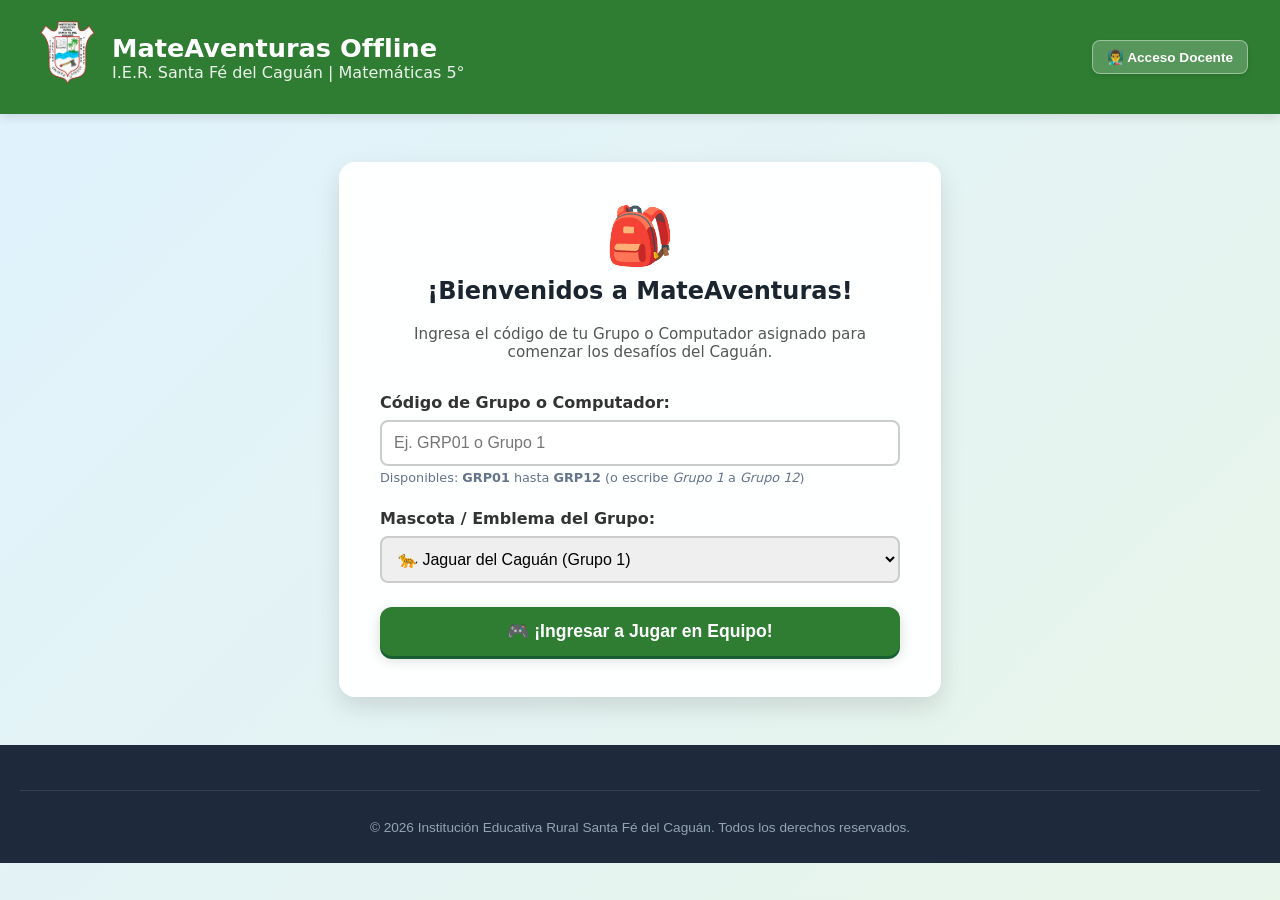
<file: index.html>
<!DOCTYPE html>
<html lang="es">
<head>
    <meta charset="UTF-8">
    <meta name="viewport" content="width=device-width, initial-scale=1.0">
    <title>MateAventuras Offline</title>
    
    <meta name="theme-color" content="#2e7d32">
    <link rel="manifest" href="manifest.json">
    <link rel="stylesheet" href="css/main.css">
    <script>
        if ('serviceWorker' in navigator) {
            window.addEventListener('load', () => {
                navigator.serviceWorker.register('./sw.js')
                    .then(reg => console.log('PWA Service Worker registrado con éxito:', reg.scope))
                    .catch(err => console.log('Registro de Service Worker omitido (modo archivo o no soportado):', err));
            });
        }
    </script>
</head>
<body>

    <header class="app-navbar">
        <div style="display: flex; align-items: center; gap: 10px;">
            <span style="font-size: 1.8rem;"><img src="img/logo.png" width="70" height="75" alt=""/></span>
            <div>
              <h2 style="margin:0; font-size: 1.6rem;">MateAventuras Offline</h2>
                <p style="margin:0; font-size: 1rem; opacity: 0.9;">I.E.R. Santa Fé del Caguán | Matemáticas 5°</p>
            </div>
        </div>
        <div>
            <a href="login-docente.html" class="btn-secondary" style="text-decoration: none; font-size: 0.85rem; padding: 8px 14px; background: rgba(255,255,255,0.2); color:white; border-radius:8px;">
                👨‍🏫 Acceso Docente
            </a>
        </div>
    </header>

    <main class="main-wrapper">

        <div class="glass-card" style="max-width: 520px; margin: 3rem auto; text-align: center;">
            <span style="font-size: 3.5rem;">🎒</span>
            <h2 style="color: #1a252f; margin-top: 0.5rem;">¡Bienvenidos a MateAventuras!</h2>
            <p style="color: #555; font-size: 0.95rem; margin-bottom: 2rem;">
              Ingresa el código de tu Grupo o Computador asignado para comenzar los desafíos del Caguán.
          </p>

            <form id="form-estudiante-login" onsubmit="iniciarSesionEstudiante(event)">
                <div style="margin-bottom: 1.5rem; text-align: left;">
                    <label for="student-name" style="display: block; font-weight: bold; margin-bottom: 0.5rem; color: #333;">
                        Código de Grupo o Computador:
                    </label>
                    <input type="text" id="student-name" required placeholder="Ej. GRP01 o Grupo 1" 
                           style="width: 100%; padding: 12px; border: 2px solid #ccc; border-radius: 8px; font-size: 1rem; box-sizing: border-box;">
                    <div style="font-size: 0.8rem; color: #64748b; margin-top: 4px;">
                        Disponibles: <b>GRP01</b> hasta <b>GRP12</b> (o escribe <i>Grupo 1</i> a <i>Grupo 12</i>)
                    </div>
                </div>

                <div style="margin-bottom: 1.5rem; text-align: left;">
                    <label for="student-avatar" style="display: block; font-weight: bold; margin-bottom: 0.5rem; color: #333;">
                        Mascota / Emblema del Grupo:
                    </label>
                    <select id="student-avatar" style="width: 100%; padding: 12px; border: 2px solid #ccc; border-radius: 8px; font-size: 1rem; box-sizing: border-box;">
                        <option value="🐆 Jaguar">🐆 Jaguar del Caguán (Grupo 1)</option>
                        <option value="🦜 Guacamaya">🦜 Guacamaya (Grupo 2)</option>
                        <option value="🐬 Delfín Rosado">🐬 Delfín Rosado (Grupo 3)</option>
                        <option value="🐊 Caimán">🐊 Caimán del Río (Grupo 4)</option>
                        <option value="🐒 Mono Tití">🐒 Mono Tití (Grupo 5)</option>
                        <option value="🦦 Nutria">🦦 Nutria Gigante (Grupo 6)</option>
                        <option value="🦏 Danta">🦏 Danta Amazónica (Grupo 7)</option>
                        <option value="🦤 Tucán">🦤 Tucán Pechiblanco (Grupo 8)</option>
                        <option value="🦥 Oso Palmero">🦥 Oso Palmero (Grupo 9)</option>
                        <option value="🐟 Pirarucú">🐟 Pirarucú (Grupo 10)</option>
                        <option value="🦩 Garza">🦩 Garza Real (Grupo 11)</option>
                        <option value="🦅 Águila Arpía">🦅 Águila Arpía (Grupo 12)</option>
                    </select>
                </div>

                <button type="submit" class="btn-primary">
                    🎮 ¡Ingresar a Jugar en Equipo!
			    </button>
            </form>
        </div>

    </main>

    <script src="js/sqlite-engine.js"></script>
    <script>
        const GRUPOS_INICIALES = [
            { id: 1, codigo_usuario: 'GRP01', nombre: 'Grupo 1 (2 Estudiantes)', avatar: '🐆 Jaguar' },
            { id: 2, codigo_usuario: 'GRP02', nombre: 'Grupo 2 (2 Estudiantes)', avatar: '🦜 Guacamaya' },
            { id: 3, codigo_usuario: 'GRP03', nombre: 'Grupo 3 (2 Estudiantes)', avatar: '🐬 Delfín Rosado' },
            { id: 4, codigo_usuario: 'GRP04', nombre: 'Grupo 4 (2 Estudiantes)', avatar: '🐊 Caimán' },
            { id: 5, codigo_usuario: 'GRP05', nombre: 'Grupo 5 (2 Estudiantes)', avatar: '🐒 Mono Tití' },
            { id: 6, codigo_usuario: 'GRP06', nombre: 'Grupo 6 (2 Estudiantes)', avatar: '🦦 Nutria' },
            { id: 7, codigo_usuario: 'GRP07', nombre: 'Grupo 7 (2 Estudiantes)', avatar: '🦏 Danta' },
            { id: 8, codigo_usuario: 'GRP08', nombre: 'Grupo 8 (2 Estudiantes)', avatar: '🦤 Tucán' },
            { id: 9, codigo_usuario: 'GRP09', nombre: 'Grupo 9 (2 Estudiantes)', avatar: '🦥 Oso Palmero' },
            { id: 10, codigo_usuario: 'GRP10', nombre: 'Grupo 10 (2 Estudiantes)', avatar: '🐟 Pirarucú' },
            { id: 11, codigo_usuario: 'GRP11', nombre: 'Grupo 11 (2 Estudiantes)', avatar: '🦩 Garza' },
            { id: 12, codigo_usuario: 'GRP12', nombre: 'Grupo 12 (1 Estudiante)', avatar: '🦅 Águila Arpía' }
        ];

        function iniciarSesionEstudiante(e) {
            e.preventDefault();
            const inputVal = document.getElementById('student-name').value.trim();
            const avatarElegido = document.getElementById('student-avatar').value;

            if (!inputVal) return;

            // Cargar grupos guardados en la BD local por el docente
            const DB_KEY_ESTUDIANTES = 'cartagena2_estudiantes';
            let estudiantes = JSON.parse(localStorage.getItem(DB_KEY_ESTUDIANTES) || '[]');
            
            if (estudiantes.length < 12) {
                estudiantes = GRUPOS_INICIALES;
                localStorage.setItem(DB_KEY_ESTUDIANTES, JSON.stringify(estudiantes));
            }

            // Normalización para facilitar el login al estudiante
            const normalizado = inputVal.toUpperCase().replace(/\s+/g, '');
            
            // Búsqueda inteligente: GRP01, GRP1, Grupo 1, Grupo1, o solo número 1..12
            const grupoEncontrado = estudiantes.find(est => {
                const c = (est.codigo_usuario || '').toUpperCase().replace(/\s+/g, '');
                const n = (est.nombre || '').toUpperCase().replace(/\s+/g, '');
                
                // Coincidencia directa por código o nombre
                if (c === normalizado || n.includes(normalizado)) return true;
                
                // Si el estudiante escribió solo un número (ej: "1" -> GRP01)
                const num = parseInt(inputVal, 10);
                if (!isNaN(num) && num >= 1 && num <= 12) {
                    const padCode = 'GRP' + String(num).padStart(2, '0');
                    return c === padCode;
                }

                // Si escribió "Grupo 1" o "GRP1"
                if (normalizado.startsWith('GRUPO')) {
                    const gNum = normalizado.replace('GRUPO', '');
                    const padCode = 'GRP' + gNum.padStart(2, '0');
                    return c === padCode;
                }

                return false;
            });

            if (grupoEncontrado) {
                // Guardar la sesión con el código del grupo y avatar
                sessionStorage.setItem('active_student_code', grupoEncontrado.codigo_usuario);
                sessionStorage.setItem('active_student_name', grupoEncontrado.nombre);
                sessionStorage.setItem('active_student_avatar', grupoEncontrado.avatar || avatarElegido);

                window.location.href = 'estudiante-menu.html';
            } else {
                alert(`⚠️ El grupo o equipo "${inputVal}" no fue encontrado.\nPuedes ingresar códigos desde GRP01 hasta GRP12 o "Grupo 1" a "Grupo 12".`);
            }
        }
    </script>
</body>
	

<footer class="footer-sitio">
  <div class="copyright">
      <p style="text-align: center;">&copy; 2026 Institución Educativa Rural Santa Fé del Caguán. Todos los derechos reservados.</p>
  </div>
</footer>
	
</html>
</file>
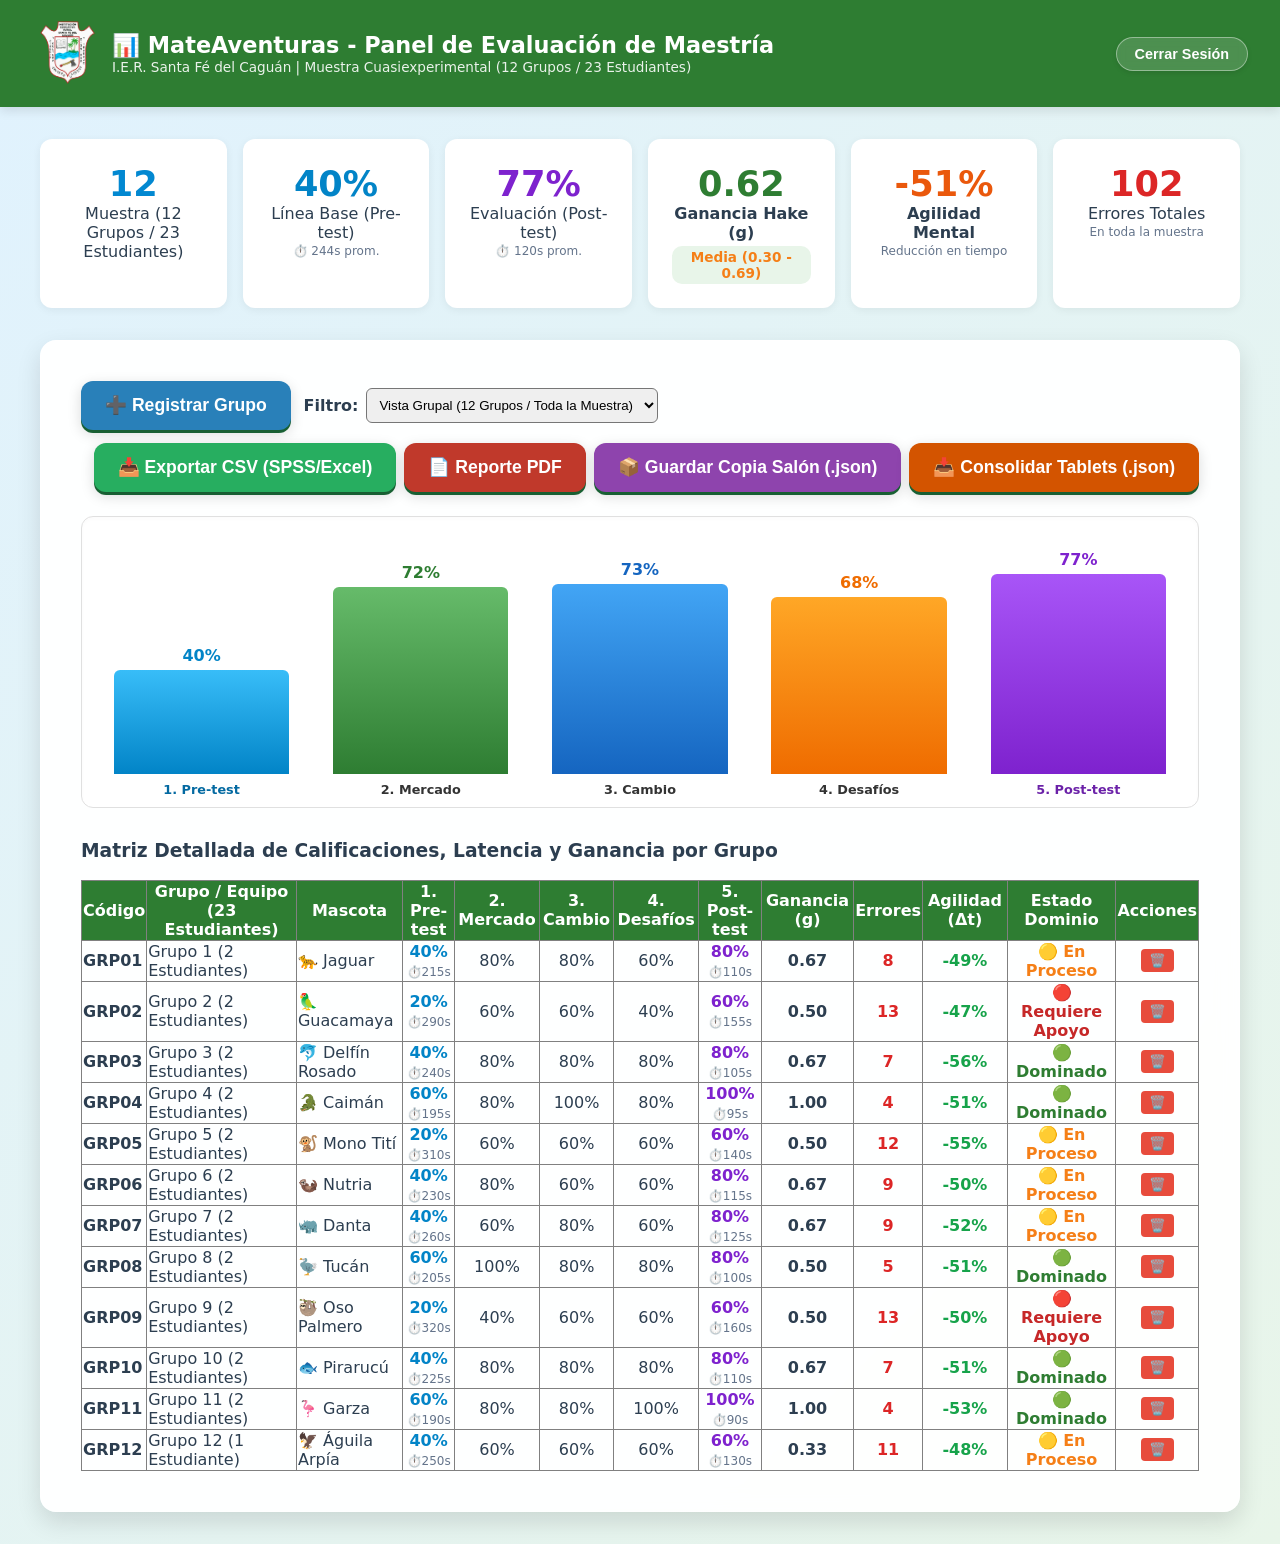
<file: docente-dashboard.html>
<!DOCTYPE html>
<html lang="es">
<head>
    <meta charset="UTF-8">
    <meta name="viewport" content="width=device-width, initial-scale=1.0">
    <title>MateAventuras Offline - Dashboard Docente</title>
    <link rel="stylesheet" href="css/main.css">
    <style>
        .modal-bg {
            position: fixed; top: 0; left: 0; width: 100%; height: 100%;
            background: rgba(0,0,0,0.55); display: flex; align-items: center; justify-content: center;
            z-index: 1000;
        }
        .modal-content {
            background: white; padding: 2rem; border-radius: 12px; width: 90%; max-width: 480px;
            box-shadow: 0 10px 25px rgba(0,0,0,0.2);
        }
        .form-group { margin-bottom: 1rem; }
        .form-group label { display: block; margin-bottom: 0.3rem; font-weight: bold; }
        .form-group input, .form-group select { width: 100%; padding: 8px; border-radius: 6px; border: 1px solid #ccc; box-sizing: border-box; }
        .btn-danger { background: #e74c3c; color: white; border: none; padding: 5px 10px; border-radius: 4px; cursor: pointer; }
        .btn-danger:hover { background: #c0392b; }
        .hake-badge {
            font-size: 0.85rem; font-weight: bold; padding: 3px 8px; border-radius: 10px; background: #e8f5e9;
            display: inline-block; margin-top: 4px;
        }
    </style>
</head>
<body>
    <header class="app-navbar">
        <div style="display: flex; align-items: center; gap: 10px;">
            <img src="img/logo.png" width="70" height="75" alt="Logo"/>
            <div>
                <h2 style="margin:0; font-size: 1.4rem;">📊 MateAventuras - Panel de Evaluación de Maestría</h2>
                <p style="margin:0; font-size: 0.85rem; opacity: 0.9;">I.E.R. Santa Fé del Caguán | Muestra Cuasiexperimental (12 Grupos / 23 Estudiantes)</p>
            </div>
        </div>
        <button onclick="window.location.href='index.html'" class="btn-secondary">Cerrar Sesión</button>
    </header>

    <main class="main-wrapper">
        
        <!-- RESUMEN METODOLÓGICO, CRONOMETRÍA Y FACTOR DE HAKE -->
        <div class="stats-summary" style="grid-template-columns: repeat(auto-fit, minmax(180px, 1fr));">
            <div class="stat-box">
                <div class="stat-number" id="lbl-total-alumnos">0</div>
                <div>Muestra (12 Grupos / 23 Estudiantes)</div>
            </div>
            <div class="stat-box">
                <div class="stat-number" id="lbl-promedio-pre" style="color: #0284c7;">0%</div>
                <div>Línea Base (Pre-test)</div>
                <div style="font-size:0.75rem; color:#64748b; margin-top:2px;">⏱️ <span id="lbl-tiempo-pre">0s</span> prom.</div>
            </div>
            <div class="stat-box">
                <div class="stat-number" id="lbl-promedio-post" style="color: #7e22ce;">0%</div>
                <div>Evaluación (Post-test)</div>
                <div style="font-size:0.75rem; color:#64748b; margin-top:2px;">⏱️ <span id="lbl-tiempo-post">0s</span> prom.</div>
            </div>
            <div class="stat-box">
                <div class="stat-number" id="lbl-ganancia-hake" style="color: #2e7d32;">0.00</div>
                <div style="font-weight: 600;">Ganancia Hake (g)</div>
                <div id="lbl-categoria-hake" class="hake-badge">Calculando...</div>
            </div>
            <div class="stat-box">
                <div class="stat-number" id="lbl-reduccion-tiempo" style="color: #ea580c;">0%</div>
                <div style="font-weight: 600;">Agilidad Mental</div>
                <div style="font-size:0.75rem; color:#64748b; margin-top:2px;">Reducción en tiempo</div>
            </div>
            <div class="stat-box">
                <div class="stat-number" id="lbl-total-errores" style="color: #dc2626;">0</div>
                <div>Errores Totales</div>
                <div style="font-size:0.75rem; color:#64748b; margin-top:2px;">En toda la muestra</div>
            </div>
        </div>

        <div class="glass-card">
            <!-- BARRA DE ACCIONES DE GESTIÓN Y EXPORTACIÓN -->
            <div style="display: flex; gap: 0.8rem; align-items: center; margin-bottom: 1.5rem; flex-wrap: wrap;">
                <button onclick="abrirModalCrearEstudiante()" class="btn-primary" style="background:#2980b9; width:auto;">
                    ➕ Registrar Grupo
                </button>

                <div style="display: flex; align-items: center; gap: 8px;">
                    <label><b>Filtro:</b></label>
                    <select id="select-vista" onchange="cambiarVistaReporte(this.value)" style="padding: 8px; border-radius: 6px;">
                        <option value="grupal">Vista Grupal (12 Grupos / Toda la Muestra)</option>
                        <option value="individual">Vista Individual por Grupo</option>
                    </select>
                </div>

                <div id="wrapper-select-estudiante" class="hidden">
                    <select id="select-estudiante" onchange="filtrarPorEstudiante(this.value)" style="padding: 8px; border-radius: 6px;">
                    </select>
                </div>

                <div style="margin-left: auto; display: flex; gap: 8px; flex-wrap: wrap;">
                    <button onclick="exportarCSV()" class="btn-primary" style="background:#27ae60; width:auto;" title="Exportar matriz cuantitativa con tiempos y errores para SPSS o Excel">
                        📥 Exportar CSV (SPSS/Excel)
                    </button>
                    <button onclick="exportarPDFVisual()" class="btn-primary" style="background:#c0392b; width:auto;" title="Informe imprimible oficial con tiempos y Hake">
                        📄 Reporte PDF
                    </button>
                    <button onclick="exportarRespaldoJSON()" class="btn-primary" style="background:#8e44ad; width:auto;" title="Guardar respaldo para transferir en USB">
                        📦 Guardar Copia Salón (.json)
                    </button>
                    <button onclick="abrirModalImportarJSON()" class="btn-primary" style="background:#d35400; width:auto;" title="Consolidar datos tomados en otras tablets o equipos">
                        📥 Consolidar Tablets (.json)
                    </button>
                </div>
            </div>

            <!-- GRÁFICO COMPARATIVO NATIVO -->
            <div style="margin-bottom: 2rem;">
                <h3 style="margin-top:0; color:#333;">📈 Curva de Aprendizaje Formativa (Pretest vs. Módulos vs. Postest)</h3>
                <div id="chartDesempeno"></div>
            </div>

            <!-- TABLA DE CALIFICACIONES, TELEMETRÍA Y GANANCIA POR GRUPO -->
            <h3>Matriz Detallada de Calificaciones, Latencia y Ganancia por Grupo</h3>
            <div class="table-responsive">
                <table class="data-table" style="width:100%; border-collapse:collapse;" border="1">
                    <thead>
                        <tr style="background:#2e7d32; color:white;">
                            <th>Código</th>
                            <th>Grupo / Equipo (23 Estudiantes)</th>
                            <th>Mascota</th>
                            <th>1. Pre-test</th>
                            <th>2. Mercado</th>
                            <th>3. Cambio</th>
                            <th>4. Desafíos</th>
                            <th>5. Post-test</th>
                            <th>Ganancia (g)</th>
                            <th>Errores</th>
                            <th>Agilidad (Δt)</th>
                            <th>Estado Dominio</th>
                            <th>Acciones</th>
                        </tr>
                    </thead>
                    <tbody id="tbody-resultados">
                    </tbody>
                </table>
            </div>
        </div>
    </main>

    <!-- MODAL CREAR GRUPO -->
    <div id="modal-estudiante" class="modal-bg hidden">
        <div class="modal-content">
            <h3 style="margin-top: 0;">Registrar Nuevo Grupo / Equipo de Muestra</h3>
            <div class="form-group">
                <label>Código de Grupo (Ej: GRP13):</label>
                <input type="text" id="txt-codigo-estudiante" placeholder="GRP13">
            </div>
            <div class="form-group">
                <label>Nombre / Integrantes del Grupo:</label>
                <input type="text" id="txt-nombre-estudiante" placeholder="Ej: Grupo 13 (2 Estudiantes)">
            </div>
            <div class="form-group">
                <label>Mascota / Emblema Regional:</label>
                <select id="txt-avatar-estudiante">
                    <option value="🐆 Jaguar">🐆 Jaguar</option>
                    <option value="🦜 Guacamaya">🦜 Guacamaya</option>
                    <option value="🐬 Delfín Rosado">🐬 Delfín Rosado</option>
                    <option value="🐊 Caimán">🐊 Caimán</option>
                    <option value="🐒 Mono Tití">🐒 Mono Tití</option>
                    <option value="🦦 Nutria">🦦 Nutria</option>
                    <option value="🦏 Danta">🦏 Danta</option>
                    <option value="🦤 Tucán">🦤 Tucán</option>
                    <option value="🦥 Oso Palmero">🦥 Oso Palmero</option>
                    <option value="🐟 Pirarucú">🐟 Pirarucú</option>
                    <option value="🦩 Garza">🦩 Garza</option>
                    <option value="🦅 Águila Arpía">🦅 Águila Arpía</option>
                </select>
            </div>
            <div style="display: flex; justify-content: flex-end; gap: 10px; margin-top: 1.5rem;">
                <button onclick="cerrarModalCrearEstudiante()" class="btn-secondary">Cancelar</button>
                <button onclick="guardarNuevoEstudiante()" class="btn-primary">Guardar Grupo</button>
            </div>
        </div>
    </div>

    <!-- MODAL CONSOLIDAR / IMPORTAR RESPALDO JSON DE OTRAS TABLETS -->
    <div id="modal-importar-json" class="modal-bg hidden">
        <div class="modal-content">
            <h3 style="margin-top: 0; color:#d35400;">📥 Consolidar Datos de Tablets de Aula</h3>
            <p style="font-size: 0.9rem; color: #555;">
                Selecciona el archivo <b>.json</b> exportado desde otra tablet o equipo rural. El sistema fusionará automáticamente los estudiantes y sus evaluaciones sin sobreescribir los existentes.
            </p>
            <div class="form-group" style="margin-top: 1.2rem;">
                <input type="file" id="file-import-json" accept=".json" style="padding: 10px; border: 2px dashed #cbd5e0; width: 100%; border-radius: 8px;">
            </div>
            <div style="display: flex; justify-content: flex-end; gap: 10px; margin-top: 1.5rem;">
                <button onclick="cerrarModalImportarJSON()" class="btn-secondary">Cancelar</button>
                <button onclick="procesarArchivoConsolidarJSON()" class="btn-primary" style="background:#d35400;">
                    Unificar y Cargar Datos
                </button>
            </div>
        </div>
    </div>

    <script src="js/sqlite-engine.js"></script>
    <script src="js/docente.js"></script>
</body>
</html>
</file>
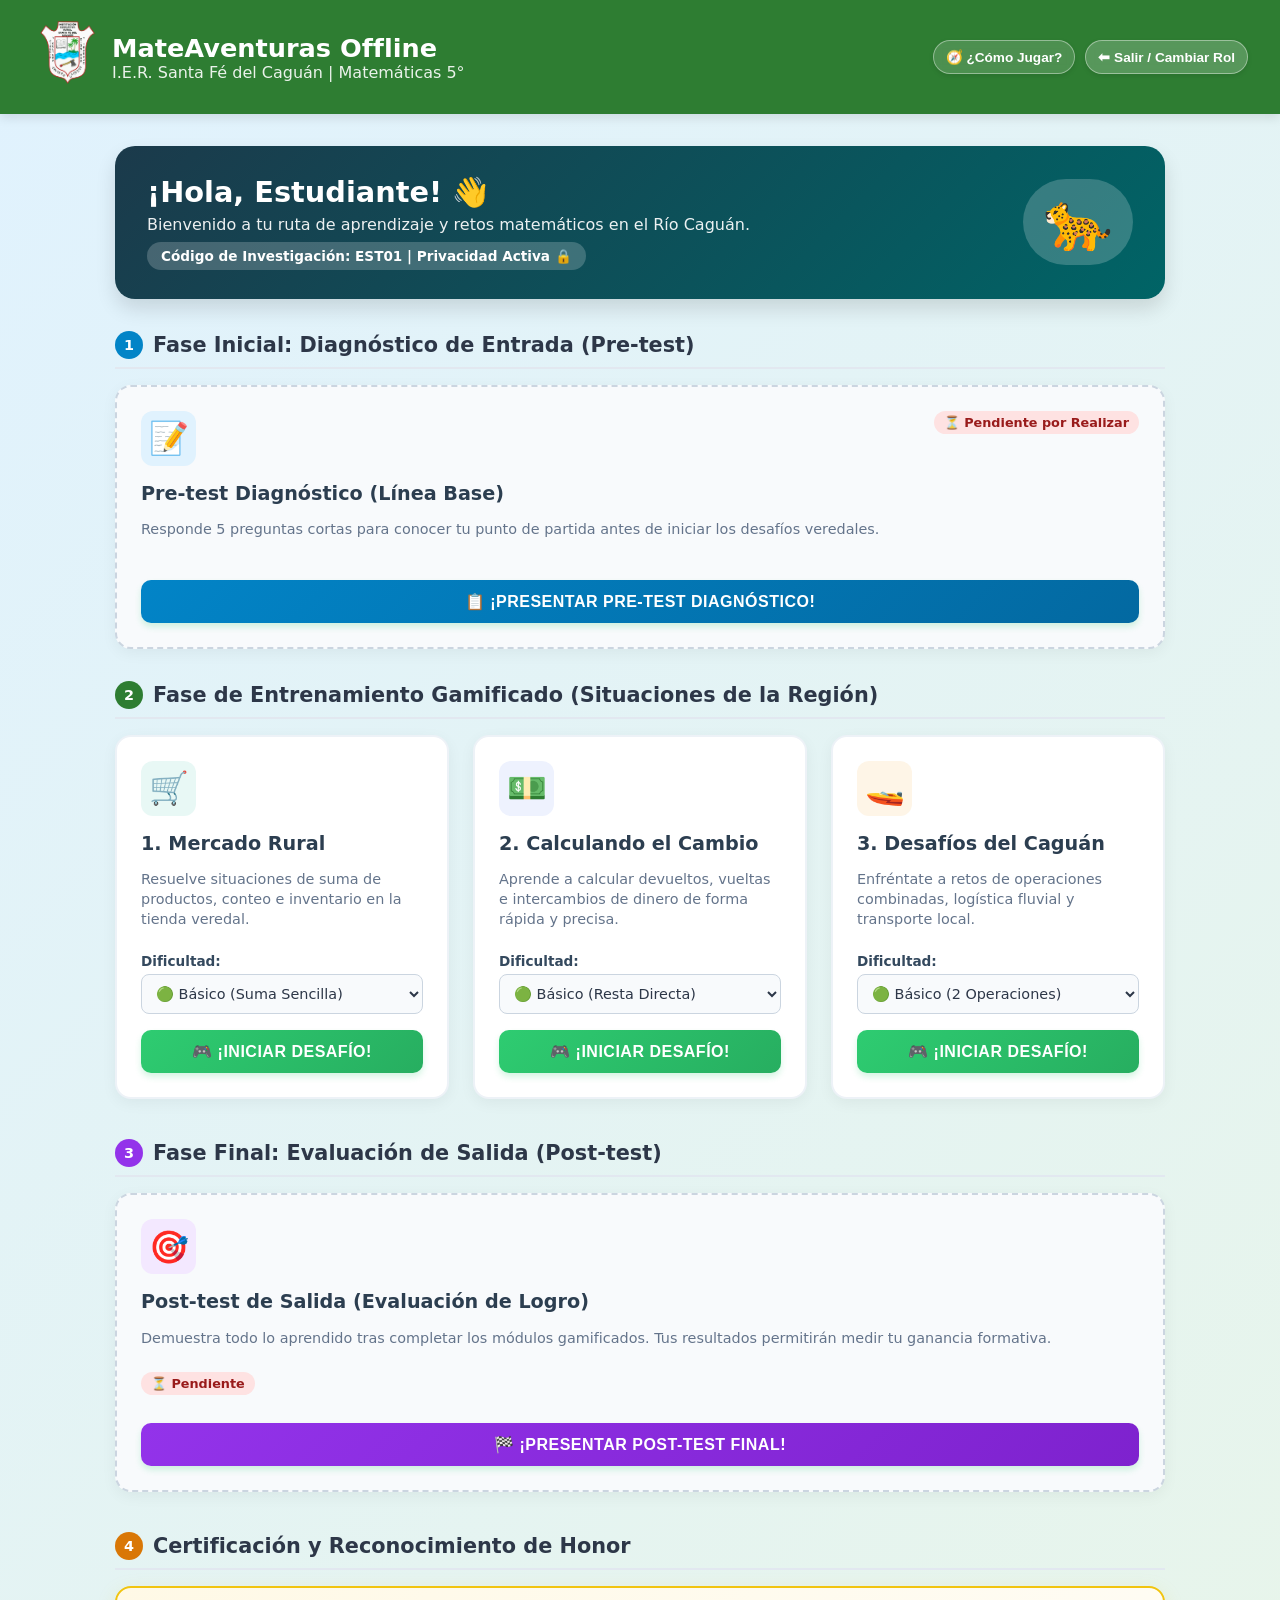
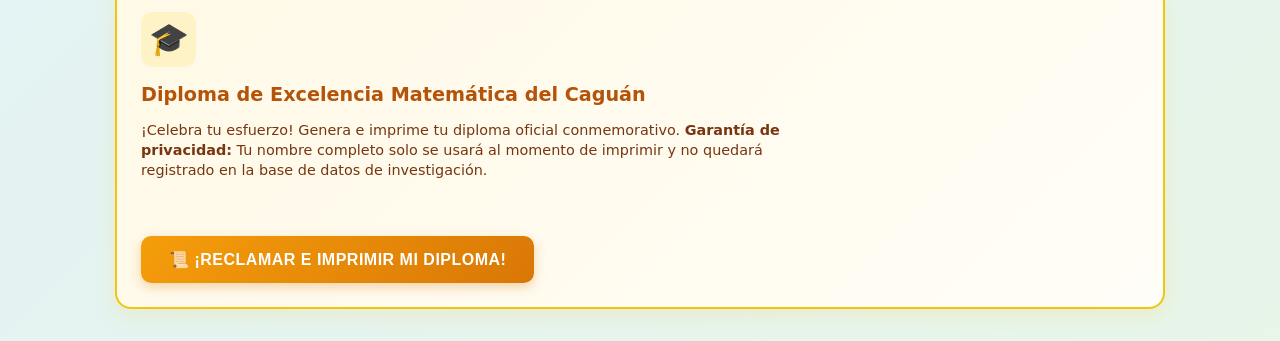
<file: estudiante-menu.html>
<!DOCTYPE html>
<html lang="es">
<head>
    <meta charset="UTF-8">
    <meta name="viewport" content="width=device-width, initial-scale=1.0">
    <title>MateAventuras Offline - Menú del Estudiante</title>
    <link rel="stylesheet" href="css/main.css">
    <style>
        .menu-container {
            max-width: 1050px;
            margin: 0 auto;
            padding: 2rem 1rem;
        }

        .welcome-card {
            background: linear-gradient(135deg, #1b3a4b, #006466);
            color: white;
            padding: 1.8rem 2rem;
            border-radius: 20px;
            margin-bottom: 2rem;
            box-shadow: 0 10px 20px rgba(0,0,0,0.12);
            display: flex;
            align-items: center;
            justify-content: space-between;
            flex-wrap: wrap;
            gap: 15px;
        }

        .welcome-text h1 {
            margin: 0 0 0.4rem 0;
            font-size: 1.8rem;
        }

        .welcome-text p {
            margin: 0;
            opacity: 0.92;
            font-size: 1rem;
        }

        .student-badge-pill {
            background: rgba(255,255,255,0.2);
            padding: 6px 14px;
            border-radius: 20px;
            display: inline-block;
            font-size: 0.85rem;
            margin-top: 8px;
            font-weight: 600;
        }

        .phase-header {
            display: flex;
            align-items: center;
            gap: 10px;
            margin: 2rem 0 1rem 0;
            border-bottom: 2px solid #e2e8f0;
            padding-bottom: 8px;
        }

        .phase-header h2 {
            margin: 0;
            font-size: 1.3rem;
            color: #2d3748;
        }

        .phase-number {
            background: #2e7d32;
            color: white;
            width: 28px;
            height: 28px;
            border-radius: 50%;
            display: flex;
            align-items: center;
            justify-content: center;
            font-weight: bold;
            font-size: 0.9rem;
        }

        .grid-modulos {
            display: grid;
            grid-template-columns: repeat(auto-fit, minmax(300px, 1fr));
            gap: 1.5rem;
        }

        .card-modulo {
            background: white;
            border-radius: 16px;
            padding: 1.5rem;
            box-shadow: 0 4px 15px rgba(0,0,0,0.05);
            border: 2px solid #edf2f7;
            transition: transform 0.2s, box-shadow 0.2s;
            display: flex;
            flex-direction: column;
            justify-content: space-between;
        }

        .card-modulo:hover {
            transform: translateY(-4px);
            box-shadow: 0 8px 25px rgba(0,0,0,0.1);
            border-color: #2ecc71;
        }

        .card-research {
            background: #f8fafc;
            border: 2px dashed #cbd5e0;
        }

        .card-research.completed {
            border-color: #27ae60;
            background: #f4fbf7;
        }

        .card-diploma {
            background: linear-gradient(135deg, #fff9e6, #fffdf7);
            border: 2px solid #f1c40f;
            box-shadow: 0 6px 20px rgba(241, 196, 15, 0.15);
        }

        .modulo-icon {
            width: 55px;
            height: 55px;
            border-radius: 12px;
            display: flex;
            align-items: center;
            justify-content: center;
            font-size: 2rem;
            margin-bottom: 1rem;
        }

        .mod-pre .modulo-icon { background: #e0f2fe; color: #0284c7; }
        .mod-1 .modulo-icon { background: #e8f8f5; color: #2ecc71; }
        .mod-2 .modulo-icon { background: #eef2fe; color: #3498db; }
        .mod-3 .modulo-icon { background: #fef5e7; color: #f39c12; }
        .mod-post .modulo-icon { background: #f3e8ff; color: #9333ea; }
        .mod-dip .modulo-icon { background: #fef3c7; color: #d97706; }

        .modulo-titulo {
            font-size: 1.2rem;
            margin: 0 0 0.5rem 0;
            color: #2c3e50;
        }

        .modulo-desc {
            font-size: 0.9rem;
            color: #64748b;
            margin-bottom: 1.5rem;
            line-height: 1.4;
        }

        .selector-nivel-wrap {
            margin-bottom: 1rem;
        }

        .selector-nivel-wrap label {
            display: block;
            font-size: 0.85rem;
            font-weight: bold;
            color: #34495e;
            margin-bottom: 0.3rem;
        }

        .select-custom {
            width: 100%;
            padding: 10px;
            border-radius: 8px;
            border: 1px solid #cbd5e0;
            background-color: #f8fafc;
            font-family: inherit;
            font-size: 0.9rem;
            color: #2d3748;
            outline: none;
            cursor: pointer;
        }

        .btn-desafio-interactivo {
            width: 100%;
            padding: 12px;
            border: none;
            border-radius: 10px;
            background: linear-gradient(135deg, #2ecc71, #27ae60);
            color: white;
            font-weight: bold;
            font-size: 1rem;
            cursor: pointer;
            transition: all 0.2s ease;
            box-shadow: 0 4px 6px rgba(46, 204, 113, 0.2);
            display: flex;
            align-items: center;
            justify-content: center;
            gap: 8px;
        }

        .btn-desafio-interactivo:hover {
            transform: scale(1.02);
            box-shadow: 0 6px 12px rgba(46, 204, 113, 0.3);
            background: linear-gradient(135deg, #27ae60, #219150);
        }

        .status-badge {
            display: inline-block;
            padding: 4px 10px;
            border-radius: 12px;
            font-size: 0.8rem;
            font-weight: bold;
            margin-bottom: 12px;
        }
        .status-pending { background: #fee2e2; color: #991b1b; }
        .status-done { background: #dcfce7; color: #166534; }

        /* Modal Diploma */
        .modal-bg {
            position: fixed; top: 0; left: 0; width: 100%; height: 100%;
            background: rgba(0,0,0,0.6); display: flex; align-items: center; justify-content: center;
            z-index: 2000;
        }
        .modal-card {
            background: white; padding: 2rem; border-radius: 16px; width: 92%; max-width: 520px;
            box-shadow: 0 20px 40px rgba(0,0,0,0.25); text-align: center;
        }
    </style>
</head>
<body>

    <header class="app-navbar">
        <div style="display: flex; align-items: center; gap: 10px;">
            <span style="font-size: 1.8rem;"><img src="img/logo.png" width="70" height="75" alt="Logo"/></span>
            <div>
              <h2 style="margin:0; font-size: 1.6rem;">MateAventuras Offline</h2>
              <p style="margin:0; font-size: 1rem; opacity: 0.9;">I.E.R. Santa Fé del Caguán | Matemáticas 5°</p>
            </div>
        </div>
        <div style="display: flex; gap: 10px; align-items: center;">
            <a href="estudiante-tutorial.html" class="btn-secondary" style="text-decoration: none; font-size: 0.85rem; padding: 8px 12px;">
                🧭 ¿Cómo Jugar?
            </a>
            <a href="index.html" class="btn-secondary" style="text-decoration: none; font-size: 0.85rem; padding: 8px 12px; background: rgba(255,255,255,0.2);">
                ⬅ Salir / Cambiar Rol
            </a>
        </div>
    </header>

    <main class="menu-container">
        
        <!-- BIENVENIDA Y PERFIL -->
        <div class="welcome-card">
            <div class="welcome-text">
                <h1 id="lbl-nombre-bienvenida">¡Hola, Estudiante! 👋</h1>
                <p>Bienvenido a tu ruta de aprendizaje y retos matemáticos en el Río Caguán.</p>
                <div class="student-badge-pill" id="lbl-codigo-participante">
                    Participante ID: EST01 | Privacidad Activa 🔒
                </div>
            </div>
            <div id="lbl-avatar-icono" style="font-size: 3.5rem; background: rgba(255,255,255,0.2); padding: 10px 20px; border-radius: 50px;">
                🐆
            </div>
        </div>

        <!-- FASE 1: PRE-TEST DIAGNÓSTICO -->
        <div class="phase-header">
            <div class="phase-number" style="background: #0284c7;">1</div>
            <h2>Fase Inicial: Diagnóstico de Entrada (Pre-test)</h2>
        </div>
        <div class="card-modulo card-research mod-pre" id="card-pretest" style="margin-bottom: 2rem;">
            <div style="display: flex; justify-content: space-between; align-items: flex-start; flex-wrap: wrap;">
                <div>
                    <div class="modulo-icon">📝</div>
                    <h3 class="modulo-titulo">Pre-test Diagnóstico (Línea Base)</h3>
                    <p class="modulo-desc">
                        Responde 5 preguntas cortas para conocer tu punto de partida antes de iniciar los desafíos veredales.
                    </p>
                </div>
                <div id="badge-pretest-status" class="status-badge status-pending">
                    ⏳ Pendiente por Realizar
                </div>
            </div>
            <div>
                <button class="btn-desafio-interactivo" style="background: linear-gradient(135deg, #0284c7, #0369a1);" onclick="iniciarDiagnostico('pretest')">
                    📋 ¡Presentar Pre-test Diagnóstico!
                </button>
            </div>
        </div>

        <!-- FASE 2: MÓDULOS DE ENTRENAMIENTO -->
        <div class="phase-header">
            <div class="phase-number" style="background: #2e7d32;">2</div>
            <h2>Fase de Entrenamiento Gamificado (Situaciones de la Región)</h2>
        </div>

        <div class="grid-modulos">
            
            <!-- MÓDULO 1 -->
            <div class="card-modulo mod-1">
                <div>
                    <div class="modulo-icon">🛒</div>
                    <h3 class="modulo-titulo">1. Mercado Rural</h3>
                    <p class="modulo-desc">Resuelve situaciones de suma de productos, conteo e inventario en la tienda veredal.</p>
                </div>
                <div>
                    <div class="selector-nivel-wrap">
                        <label for="select-nivel-1">Dificultad:</label>
                        <select id="select-nivel-1" class="select-custom">
                            <option value="Basico">🟢 Básico (Suma Sencilla)</option>
                            <option value="Intermedio">🟡 Intermedio (Reagrupación)</option>
                            <option value="Avanzado">🔴 Avanzado (Cifras Grandes)</option>
                        </select>
                    </div>
                    <button class="btn-desafio-interactivo" onclick="iniciarModulo('mercado_suma', 'select-nivel-1')">
                        🎮 ¡Iniciar Desafío!
                    </button>
                </div>
            </div>

            <!-- MÓDULO 2 -->
            <div class="card-modulo mod-2">
                <div>
                    <div class="modulo-icon">💵</div>
                    <h3 class="modulo-titulo">2. Calculando el Cambio</h3>
                    <p class="modulo-desc">Aprende a calcular devueltos, vueltas e intercambios de dinero de forma rápida y precisa.</p>
                </div>
                <div>
                    <div class="selector-nivel-wrap">
                        <label for="select-nivel-2">Dificultad:</label>
                        <select id="select-nivel-2" class="select-custom">
                            <option value="Basico">🟢 Básico (Resta Directa)</option>
                            <option value="Intermedio">🟡 Intermedio (Transacciones)</option>
                            <option value="Avanzado">🔴 Avanzado (Presupuestos)</option>
                        </select>
                    </div>
                    <button class="btn-desafio-interactivo" onclick="iniciarModulo('calculando_cambio', 'select-nivel-2')">
                        🎮 ¡Iniciar Desafío!
                    </button>
                </div>
            </div>

            <!-- MÓDULO 3 -->
            <div class="card-modulo mod-3">
                <div>
                    <div class="modulo-icon">🚤</div>
                    <h3 class="modulo-titulo">3. Desafíos del Caguán</h3>
                    <p class="modulo-desc">Enfréntate a retos de operaciones combinadas, logística fluvial y transporte local.</p>
                </div>
                <div>
                    <div class="selector-nivel-wrap">
                        <label for="select-nivel-3">Dificultad:</label>
                        <select id="select-nivel-3" class="select-custom">
                            <option value="Basico">🟢 Básico (2 Operaciones)</option>
                            <option value="Intermedio">🟡 Intermedio (Multi-paso)</option>
                            <option value="Avanzado">🔴 Avanzado (Lógica Financiera)</option>
                        </select>
                    </div>
                    <button class="btn-desafio-interactivo" onclick="iniciarModulo('desafios_caguan', 'select-nivel-3')">
                        🎮 ¡Iniciar Desafío!
                    </button>
                </div>
            </div>

        </div>

        <!-- FASE 3: POST-TEST EVALUATIVO -->
        <div class="phase-header" style="margin-top: 2.5rem;">
            <div class="phase-number" style="background: #9333ea;">3</div>
            <h2>Fase Final: Evaluación de Salida (Post-test)</h2>
        </div>
        <div class="card-modulo card-research mod-post" id="card-posttest" style="margin-bottom: 2rem;">
            <div style="display: flex; justify-content: space-between; align-items: flex-start; flex-wrap: wrap;">
                <div>
                    <div class="modulo-icon">🎯</div>
                    <h3 class="modulo-titulo">Post-test de Salida (Evaluación de Logro)</h3>
                    <p class="modulo-desc">
                        Demuestra todo lo aprendido tras completar los módulos gamificados. Tus resultados permitirán medir tu ganancia formativa.
                    </p>
                </div>
                <div id="badge-posttest-status" class="status-badge status-pending">
                    ⏳ Pendiente
                </div>
            </div>
            <div>
                <button class="btn-desafio-interactivo" style="background: linear-gradient(135deg, #9333ea, #7e22ce);" onclick="iniciarDiagnostico('posttest')">
                    🏁 ¡Presentar Post-test Final!
                </button>
            </div>
        </div>

        <!-- FASE 4: DIPLOMA DE HONOR -->
        <div class="phase-header" style="margin-top: 2.5rem;">
            <div class="phase-number" style="background: #d97706;">4</div>
            <h2>Certificación y Reconocimiento de Honor</h2>
        </div>
        <div class="card-modulo card-diploma mod-dip">
            <div style="display: flex; justify-content: space-between; align-items: center; flex-wrap: wrap; gap: 15px;">
                <div>
                    <div class="modulo-icon">🎓</div>
                    <h3 class="modulo-titulo" style="color: #b45309;">Diploma de Excelencia Matemática del Caguán</h3>
                    <p class="modulo-desc" style="color: #78350f; max-width: 650px;">
                        ¡Celebra tu esfuerzo! Genera e imprime tu diploma oficial conmemorativo. 
                        <b>Garantía de privacidad:</b> Tu nombre completo solo se usará al momento de imprimir y no quedará registrado en la base de datos de investigación.
                    </p>
                </div>
                <button class="btn-desafio-interactivo" style="background: linear-gradient(135deg, #f59e0b, #d97706); width: auto; padding: 14px 28px; box-shadow: 0 4px 12px rgba(217, 119, 6, 0.3);" onclick="abrirModalDiploma()">
                    📜 ¡Reclamar e Imprimir mi Diploma!
                </button>
            </div>
        </div>

    </main>

    <!-- MODAL PARA PERSONALIZAR E IMPRIMIR DIPLOMA -->
    <div id="modal-diploma" class="modal-bg" style="display: none;">
        <div class="modal-card">
            <div style="display: flex; justify-content: center; align-items: center; gap: 14px; margin-bottom: 8px;">
                <img src="img/logo.png" style="height: 60px; width: auto; object-fit: contain;" alt="Universidad de Cartagena">
                <span style="font-size: 2.8rem;">🎓</span>
            </div>
            <h2 style="color: #1a252f; margin: 0.5rem 0;">Diploma de Honor</h2>
            <p style="color: #555; font-size: 0.95rem; margin-bottom: 1.5rem;">
                Ingresa tu <b>Nombre y Apellidos completos</b> tal como deseas que figuren en tu diploma impreso:
            </p>

            <form onsubmit="procesarImpresionDiploma(event)">
                <div style="text-align: left; margin-bottom: 1.2rem;">
                    <label style="font-weight: bold; font-size: 0.9rem; color: #333; display: block; margin-bottom: 5px;">
                        Nombre Completo del Estudiante:
                    </label>
                    <input type="text" id="txt-nombre-diploma" required placeholder="Ej: Juan Camilo Pérez Rodríguez" 
                           style="width: 100%; padding: 12px; border: 2px solid #cbd5e0; border-radius: 8px; font-size: 1rem; box-sizing: border-box;">
                </div>

                <div style="background: #f0fdf4; border: 1px solid #bbf7d0; padding: 10px; border-radius: 8px; font-size: 0.8rem; color: #166534; text-align: left; margin-bottom: 1.5rem;">
                    🔒 <b>Protección ética y privacidad:</b> Este nombre se procesa únicamente en la memoria local para la generación del documento y no se almacena en la base de datos de investigación.
                </div>

                <div style="display: flex; gap: 10px; justify-content: flex-end;">
                    <button type="button" onclick="cerrarModalDiploma()" class="btn-secondary" style="padding: 10px 18px; border: 1px solid #ccc; background: #eee; cursor: pointer; border-radius: 6px;">
                        Cancelar
                    </button>
                    <button type="submit" class="btn-primary" style="background: linear-gradient(135deg, #27ae60, #2e7d32); padding: 10px 20px; font-weight: bold; cursor: pointer;">
                        🖨️ Generar e Imprimir Diploma
                    </button>
                </div>
            </form>
        </div>
    </div>

    <script>
        document.addEventListener("DOMContentLoaded", () => {
            cargarPerfilEstudiante();
            verificarEstadoEvaluaciones();

            // Si viene redirigido desde el fin del juego para reclamar diploma
            const params = new URLSearchParams(window.location.search);
            if (params.get('reclamarDiploma') === 'true' || sessionStorage.getItem('diploma_disponible') === 'true') {
                abrirModalDiploma();
            }
        });

        function cargarPerfilEstudiante() {
            const nombre = sessionStorage.getItem('active_student_name') || 'Estudiante';
            const codigo = sessionStorage.getItem('active_student_code') || 'EST01';
            const avatar = sessionStorage.getItem('active_student_avatar') || '🐆';

            const lblNombre = document.getElementById('lbl-nombre-bienvenida');
            const lblCodigo = document.getElementById('lbl-codigo-participante');
            const lblAvatar = document.getElementById('lbl-avatar-icono');

            if (lblNombre) lblNombre.innerText = `¡Hola, ${nombre}! 👋`;
            if (lblCodigo) lblCodigo.innerText = `Código de Investigación: ${codigo} | Privacidad Activa 🔒`;
            if (lblAvatar) lblAvatar.innerText = avatar;
        }

        function verificarEstadoEvaluaciones() {
            const codigo = sessionStorage.getItem('active_student_code') || 'EST01';
            const resultados = JSON.parse(localStorage.getItem('cartagena2_resultados') || '[]');
            
            const misResultados = resultados.filter(r => r.estudiante_id === codigo || r.codigo_usuario === codigo);

            // Verificar Pre-test
            const resPre = misResultados.filter(r => r.modulo === 'pretest');
            if (resPre.length > 0) {
                const mejorPre = Math.max(...resPre.map(r => r.puntaje || 0));
                const badge = document.getElementById('badge-pretest-status');
                const card = document.getElementById('card-pretest');
                if (badge) {
                    badge.className = "status-badge status-done";
                    badge.innerText = `✅ Completado (${mejorPre}%)`;
                }
                if (card) card.classList.add('completed');
            }

            // Verificar Post-test
            const resPost = misResultados.filter(r => r.modulo === 'posttest');
            if (resPost.length > 0) {
                const mejorPost = Math.max(...resPost.map(r => r.puntaje || 0));
                const badge = document.getElementById('badge-posttest-status');
                const card = document.getElementById('card-posttest');
                if (badge) {
                    badge.className = "status-badge status-done";
                    badge.innerText = `✅ Completado (${mejorPost}%)`;
                }
                if (card) card.classList.add('completed');
            }
        }

        function iniciarDiagnostico(tipo) {
            sessionStorage.setItem('current_modulo', tipo);
            sessionStorage.setItem('current_nivel', 'General');
            window.location.href = `juego.html?modulo=${tipo}&nivel=General`;
        }

        function iniciarModulo(nombreModulo, idSelectNivel) {
            const selectElement = document.getElementById(idSelectNivel);
            let nivelSeleccionado = selectElement ? selectElement.value : 'Basico';
            nivelSeleccionado = nivelSeleccionado.normalize("NFD").replace(/[\u0300-\u036f]/g, "");

            sessionStorage.setItem('current_modulo', nombreModulo);
            sessionStorage.setItem('current_nivel', nivelSeleccionado);
            window.location.href = `juego.html?modulo=${nombreModulo}&nivel=${nivelSeleccionado}`;
        }

        function abrirModalDiploma() {
            const modal = document.getElementById('modal-diploma');
            if (modal) modal.style.display = 'flex';
        }

        function cerrarModalDiploma() {
            const modal = document.getElementById('modal-diploma');
            if (modal) modal.style.display = 'none';
        }

        function procesarImpresionDiploma(e) {
            e.preventDefault();
            const txtNombre = document.getElementById('txt-nombre-diploma');
            const nombreCompleto = txtNombre ? txtNombre.value.trim() : '';
            if (!nombreCompleto) {
                alert("Por favor escribe tu nombre completo.");
                return;
            }

            const codigoEstudiante = sessionStorage.getItem('active_student_code') || 'EST01';
            cerrarModalDiploma();
            imprimirDiplomaHonor(nombreCompleto, codigoEstudiante);
        }

        function imprimirDiplomaHonor(nombreEstudiante, codigoAnonimo) {
            const fechaHoy = new Date().toLocaleDateString('es-CO', {
                year: 'numeric',
                month: 'long',
                day: 'numeric'
            });
            const logoUrl = new URL('img/logo.png', window.location.href).href;

            const ventanaDiploma = window.open('', '_blank');
            ventanaDiploma.document.write(`
                <!DOCTYPE html>
                <html lang="es">
                <head>
                    <meta charset="UTF-8">
                    <base href="${window.location.href}">
                    <title>Diploma de Honor - ${nombreEstudiante}</title>
                    <style>
                        @page {
                            size: letter landscape;
                            margin: 5mm;
                        }
                        html, body {
                            margin: 0;
                            padding: 0;
                            width: 100%;
                            height: 100%;
                            font-family: 'Georgia', 'Times New Roman', serif;
                            background: #fff;
                            color: #1a252f;
                            display: flex;
                            align-items: center;
                            justify-content: center;
                            box-sizing: border-box;
                            overflow: hidden;
                        }
                        .certificate-border {
                            width: 100%;
                            max-width: 265mm;
                            height: 194mm;
                            max-height: 194mm;
                            border: 8px double #1b4332;
                            padding: 8px;
                            background: #ffffff;
                            box-shadow: 0 0 15px rgba(0,0,0,0.08);
                            position: relative;
                            box-sizing: border-box;
                            page-break-inside: avoid;
                            break-inside: avoid;
                            display: flex;
                            flex-direction: column;
                            justify-content: space-between;
                        }
                        .inner-border {
                            border: 2px solid #b78103;
                            padding: 10px 22px;
                            text-align: center;
                            position: relative;
                            box-sizing: border-box;
                            height: 100%;
                            display: flex;
                            flex-direction: column;
                            justify-content: space-between;
                        }
                        .corner-ornament {
                            position: absolute;
                            width: 28px;
                            height: 28px;
                            border-color: #b78103;
                            border-style: solid;
                        }
                        .top-left { top: 4px; left: 4px; border-width: 2px 0 0 2px; }
                        .top-right { top: 4px; right: 4px; border-width: 2px 2px 0 0; }
                        .bottom-left { bottom: 4px; left: 4px; border-width: 0 0 2px 2px; }
                        .bottom-right { bottom: 4px; right: 4px; border-width: 0 2px 2px 0; }

                        .inst-header {
                            margin-bottom: 4px;
                        }
                        .inst-title {
                            font-size: 0.8rem;
                            font-weight: bold;
                            letter-spacing: 1.5px;
                            color: #475569;
                            text-transform: uppercase;
                            margin: 1px 0;
                        }
                        .school-name {
                            font-size: 1.25rem;
                            font-weight: 900;
                            color: #1b4332;
                            margin: 3px 0 1px 0;
                            letter-spacing: 0.8px;
                        }
                        .project-tag {
                            font-size: 0.78rem;
                            font-style: italic;
                            color: #64748b;
                            margin: 0;
                        }
                        .cert-title {
                            font-size: 1.7rem;
                            color: #b78103;
                            margin: 6px 0 2px 0;
                            text-transform: uppercase;
                            font-weight: bold;
                            letter-spacing: 2.5px;
                            text-shadow: 1px 1px 2px rgba(0,0,0,0.08);
                        }
                        .cert-body-intro {
                            font-size: 0.95rem;
                            font-style: italic;
                            color: #444;
                            margin: 3px 0 1px 0;
                        }
                        .student-name-highlight {
                            font-size: 1.85rem;
                            color: #1b4332;
                            font-weight: bold;
                            text-decoration: underline;
                            text-underline-offset: 6px;
                            margin: 6px 0;
                            font-family: 'Segoe UI', Arial, sans-serif;
                            letter-spacing: 0.5px;
                        }
                        .cert-description {
                            font-size: 0.85rem;
                            line-height: 1.45;
                            color: #334155;
                            max-width: 790px;
                            margin: 0 auto 6px auto;
                        }
                        .meta-bar {
                            display: flex;
                            justify-content: space-between;
                            align-items: center;
                            font-size: 0.75rem;
                            color: #64748b;
                            border-top: 1px dashed #cbd5e1;
                            padding-top: 4px;
                            margin-top: 4px;
                        }
                        .signatures-container {
                            display: flex;
                            justify-content: space-around;
                            align-items: center;
                            margin-top: 12px;
                        }
                        .sign-box {
                            text-align: center;
                            width: 220px;
                        }
                        .sign-line {
                            border-top: 1px solid #333;
                            margin-bottom: 3px;
                        }
                        .sign-title {
                            font-size: 0.82rem;
                            font-weight: bold;
                            color: #222;
                        }
                        .sign-role {
                            font-size: 0.74rem;
                            color: #64748b;
                        }
                        @media print {
                            html, body {
                                width: 100% !important;
                                height: 100% !important;
                                margin: 0 !important;
                                padding: 0 !important;
                                overflow: hidden !important;
                            }
                            .certificate-border {
                                width: 100% !important;
                                height: 194mm !important;
                                max-height: 194mm !important;
                                margin: 0 auto !important;
                                box-shadow: none !important;
                                border: 8px double #1b4332 !important;
                                page-break-inside: avoid !important;
                                break-inside: avoid !important;
                                page-break-after: avoid !important;
                            }
                            body {
                                -webkit-print-color-adjust: exact !important;
                                print-color-adjust: exact !important;
                            }
                        }
                    </style>
                </head>
                <body>
                    <div class="certificate-border">
                        <div class="inner-border">
                            <div class="corner-ornament top-left"></div>
                            <div class="corner-ornament top-right"></div>
                            <div class="corner-ornament bottom-left"></div>
                            <div class="corner-ornament bottom-right"></div>

                            <div class="inst-header">
                                <div style="display: flex; justify-content: center; align-items: center; margin-bottom: 4px;">
                                    <img id="diploma-logo-img" src="${logoUrl}" alt="Universidad de Cartagena" style="height: 54px; width: auto; object-fit: contain;">
                                </div>
                                <p class="inst-title">UNIVERSIDAD DE CARTAGENA • MAESTRÍA EN RECURSOS DIGITALES APLICADOS A LA EDUCACIÓN</p>
                                <p class="inst-title" style="font-size: 0.75rem; color: #64748b;">República de Colombia • Departamento del Caquetá</p>
                                <h1 class="school-name">INSTITUCIÓN EDUCATIVA RURAL SANTA FÉ DEL CAGUÁN</h1>
                                <p class="project-tag">Proyecto de Investigación de Maestría: Recurso Educativo Digital "MateAventuras Offline"</p>
                            </div>

                            <div class="cert-title">DIPLOMA DE EXCELENCIA MATEMÁTICA</div>

                            <p class="cert-body-intro">Hace constar con orgullo y reconocimiento que:</p>

                            <div class="student-name-highlight">${nombreEstudiante}</div>

                            <p class="cert-description">
                                Ha participado y culminado exitosamente las fases de diagnóstico, entrenamiento y evaluación sumativa del RED <b>MateAventuras Offline</b>, demostrando sobresaliente perseverancia, razonamiento cuantitativo y dominio en la resolución de problemas aditivos en el contexto rural del Río Caguán.
                            </p>

                            <div class="signatures-container">
                                <div class="sign-box">
                                    <div class="sign-line"></div>
                                    <div class="sign-title">Docente Investigador(a)</div>
                                    <div class="sign-role">Investigación de Maestría</div>
                                </div>
                                <div class="sign-box" style="display: flex; align-items: center; justify-content: center;">
                                    <div style="border: 2px solid #b78103; border-radius: 50%; width: 62px; height: 62px; display: flex; align-items: center; justify-content: center; font-size: 0.65rem; font-weight: bold; color: #b78103; text-align: center; padding: 2px;">
                                        SELLO DE HONOR<br>RED 2026
                                    </div>
                                </div>
                                <div class="sign-box">
                                    <div class="sign-line"></div>
                                    <div class="sign-title">Dirección de Sede / Rectoría</div>
                                    <div class="sign-role">I.E.R. Santa Fé del Caguán</div>
                                </div>
                            </div>

                            <div class="meta-bar">
                                <div><b>Código de Muestra:</b> ${codigoAnonimo}</div>
                                <div><b>Fecha de Emisión:</b> ${fechaHoy}</div>
                                <div><b>Registro Digital:</b> CERT-CAGUAN-${Date.now().toString().slice(-6)}</div>
                            </div>

                        </div>
                    </div>

                    <script>
                        window.onload = function() {
                            const logoImg = document.getElementById('diploma-logo-img');
                            if (logoImg && !logoImg.complete) {
                                logoImg.onload = function() {
                                    setTimeout(function() { window.print(); }, 300);
                                };
                            } else {
                                setTimeout(function() { window.print(); }, 400);
                            }
                        };
                    <\/script>
                </body>
                </html>
            `);
            ventanaDiploma.document.close();
        }
    </script>
</body>
</html>
</file>
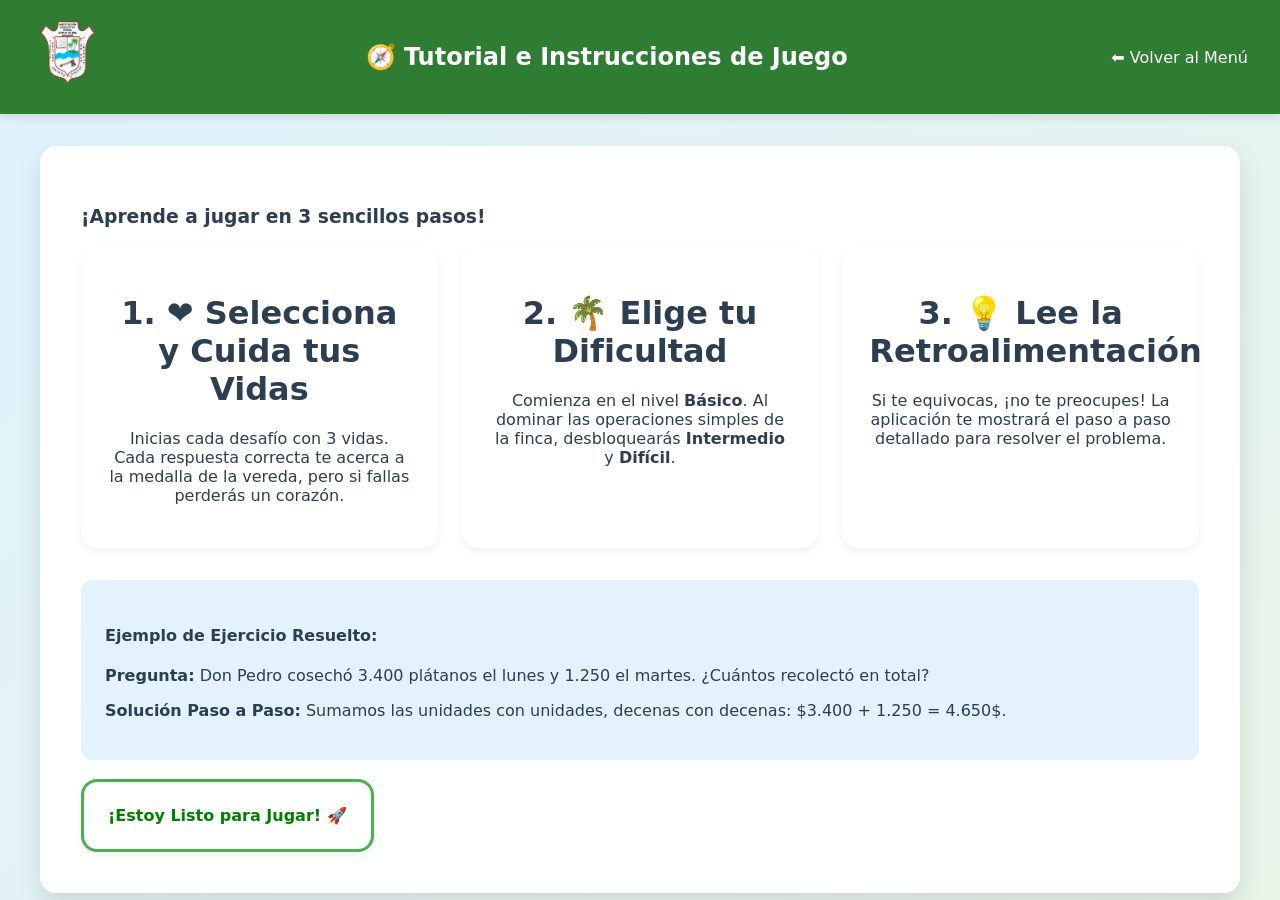
<file: estudiante-tutorial.html>
<!DOCTYPE html>
<html lang="es">
<head>
    <meta charset="UTF-8">
    <title>MateAventuras Offline - ¿Cómo Jugar?</title>
    <link rel="stylesheet" href="css/main.css">
</head>
<body>
    <header class="app-navbar">
        <span style="font-size: 1.8rem;"><img src="img/logo.png" width="70" height="75" alt=""/></span>
		<h2>🧭 Tutorial e Instrucciones de Juego</h2>
        <a href="estudiante-menu.html" style="color:white; text-decoration:none;">⬅ Volver al Menú</a>
    </header>

    <main class="main-wrapper">
        <div class="glass-card">
            <h3>¡Aprende a jugar en 3 sencillos pasos!</h3>
            
            <div class="level-grid">
                <div class="level-card">
                    <h1>1. ❤️ Selecciona y Cuida tus Vidas</h1>
                    <p>Inicias cada desafío con 3 vidas. Cada respuesta correcta te acerca a la medalla de la vereda, pero si fallas perderás un corazón.</p>
                </div>
                <div class="level-card">
                    <h1>2. 🌴 Elige tu Dificultad</h1>
                    <p>Comienza en el nivel <b>Básico</b>. Al dominar las operaciones simples de la finca, desbloquearás <b>Intermedio</b> y <b>Difícil</b>.</p>
                </div>
                <div class="level-card">
                    <h1>3. 💡 Lee la Retroalimentación</h1>
                    <p>Si te equivocas, ¡no te preocupes! La aplicación te mostrará el paso a paso detallado para resolver el problema.</p>
                </div>
            </div>

            <div style="margin-top: 2rem; background: #e3f2fd; padding: 1.5rem; border-radius: 12px;">
                <h4>Ejemplo de Ejercicio Resuelto:</h4>
                <p><b>Pregunta:</b> Don Pedro cosechó 3.400 plátanos el lunes y 1.250 el martes. ¿Cuántos recolectó en total?</p>
                <p><b>Solución Paso a Paso:</b> Sumamos las unidades con unidades, decenas con decenas: $3.400 + 1.250 = 4.650$.</p>
            </div>

            <br>
            <a href="estudiante-menu.html" class="level-card basico" style="display:inline-block; text-decoration:none; color:green; font-weight:bold;">¡Estoy Listo para Jugar! 🚀</a>
        </div>
    </main>
</body>
</html>
</file>
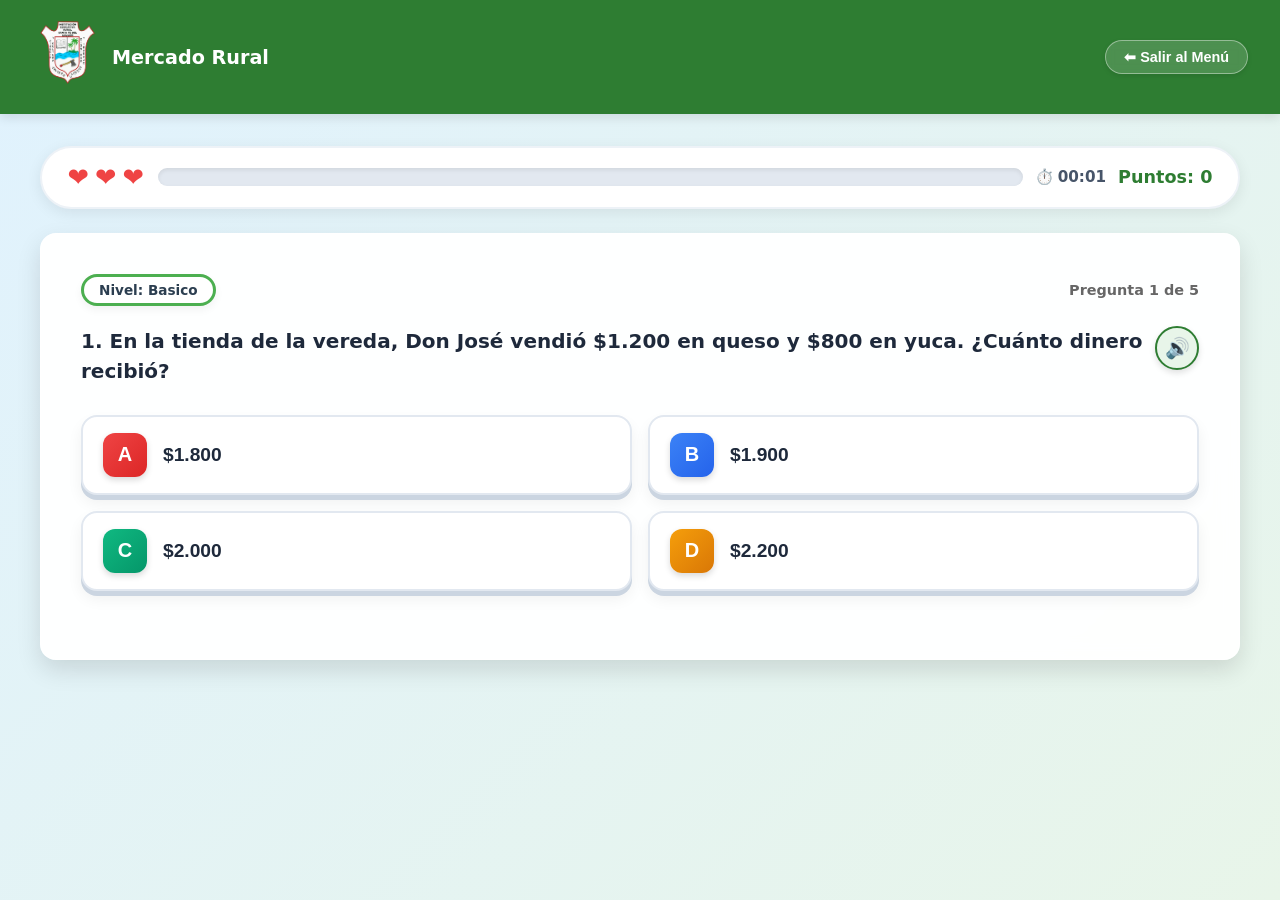
<file: juego.html>
<!DOCTYPE html>
<html lang="es">
<head>
    <meta charset="UTF-8">
    <meta name="viewport" content="width=device-width, initial-scale=1.0">
    <title>MateAventuras Offline - Desafío Gamificado</title>
    <link rel="stylesheet" href="css/main.css">
</head>
<body>

    <header class="app-navbar">
        <div style="display: flex; align-items: center; gap: 10px;">
            <span style="font-size: 1.8rem;"><img src="img/logo.png" width="70" height="75" alt=""/></span>
            
			<h2 id="module-title" style="margin: 0; font-size: 1.2rem;">Cargando Módulo...</h2>
        </div>
        <a href="estudiante-menu.html" class="btn-secondary" style="text-decoration: none; font-size: 0.9rem;">
            ⬅ Salir al Menú
        </a>
    </header>

    <main class="main-wrapper">
        
        <div class="hud-container">
            <div class="hearts-container" id="hud-vidas" title="Vidas restantes">
                <span class="heart-animated">❤️</span><span class="heart-animated">❤️</span><span class="heart-animated">❤️</span>
            </div>

            <div class="progress-bar-wrap" title="Progreso del nivel">
                <div class="progress-bar-fill" id="progress-fill"></div>
            </div>

            <div id="hud-streak" class="hud-streak" style="display: none;" title="Racha consecutiva de aciertos">
                🔥 Racha: <span id="lbl-racha-val">0</span>
            </div>

            <div id="hud-timer" style="font-weight: 700; font-size: 0.95rem; color: #475569; display: flex; align-items: center; gap: 4px;" title="Tiempo de resolución (Learning Analytics)">
                ⏱️ <span id="lbl-timer">00:00</span>
            </div>

            <div id="hud-score" style="font-weight: bold; font-size: 1.1rem; color: var(--primary-green);">
                Puntos: 0
            </div>
        </div>

        <div class="glass-card" id="game-main-card">
            
            <div style="display: flex; justify-content: space-between; align-items: center; margin-bottom: 1rem;">
                <span id="level-badge" class="level-card basico" style="padding: 5px 15px; font-weight: bold; font-size: 0.85rem; border-radius: 20px;">
                    Nivel: Básico
                </span>
                <span id="question-counter" style="color: #666; font-size: 0.9rem; font-weight: 600;">
                    Pregunta 1 de 5
                </span>
            </div>

            <h3 id="question-text" style="font-size: 1.25rem; line-height: 1.5; margin-bottom: 1.5rem; color: #1a252f;">
                Cargando pregunta...
            </h3>

            <div id="options-container" class="options-grid">
            </div>

            <div id="feedback-container" class="hidden">
            </div>

        </div>

    </main>

    <script src="js/sqlite-engine.js"></script>
    <script src="js/juego.js"></script>
    
    <script>
        document.addEventListener("DOMContentLoaded", () => {
            // 1. Obtener parámetros de la URL o SessionStorage
            const urlParams = new URLSearchParams(window.location.search);
            const modulo = urlParams.get('modulo') || sessionStorage.getItem('current_modulo') || 'mercado_suma';
            let nivel = urlParams.get('nivel') || sessionStorage.getItem('current_nivel') || 'Basico';

            // 2. Formatear y limpiar variables
            nivel = nivel.normalize("NFD").replace(/[\u0300-\u036f]/g, ""); // Quitar tildes por seguridad
            nivel = nivel.charAt(0).toUpperCase() + nivel.slice(1).toLowerCase();

            const titulosModulos = {
                'pretest': 'Diagnóstico Inicial (Pre-test)',
                'posttest': 'Evaluación Final (Post-test)',
                'mercado_suma': 'Mercado Rural',
                'calculando_cambio': 'Calculando el Cambio',
                'desafios_caguan': 'Desafíos del Caguán'
            };
            const moduloLegible = titulosModulos[modulo] || modulo.replace('_', ' ').toUpperCase();

            // 3. Configurar interfaz e iniciar lógica
            if (typeof initJuego === 'function') {
                document.getElementById('module-title').innerText = `${moduloLegible}`;
                const textoNivel = (modulo === 'pretest' || modulo === 'posttest') ? 'Evaluación' : `Nivel: ${nivel}`;
                document.getElementById('level-badge').innerText = textoNivel;
                document.getElementById('level-badge').className = `level-card ${nivel.toLowerCase()}`;

                initJuego(modulo, nivel);
            }
        });
    </script>
</body>
</html>
</file>
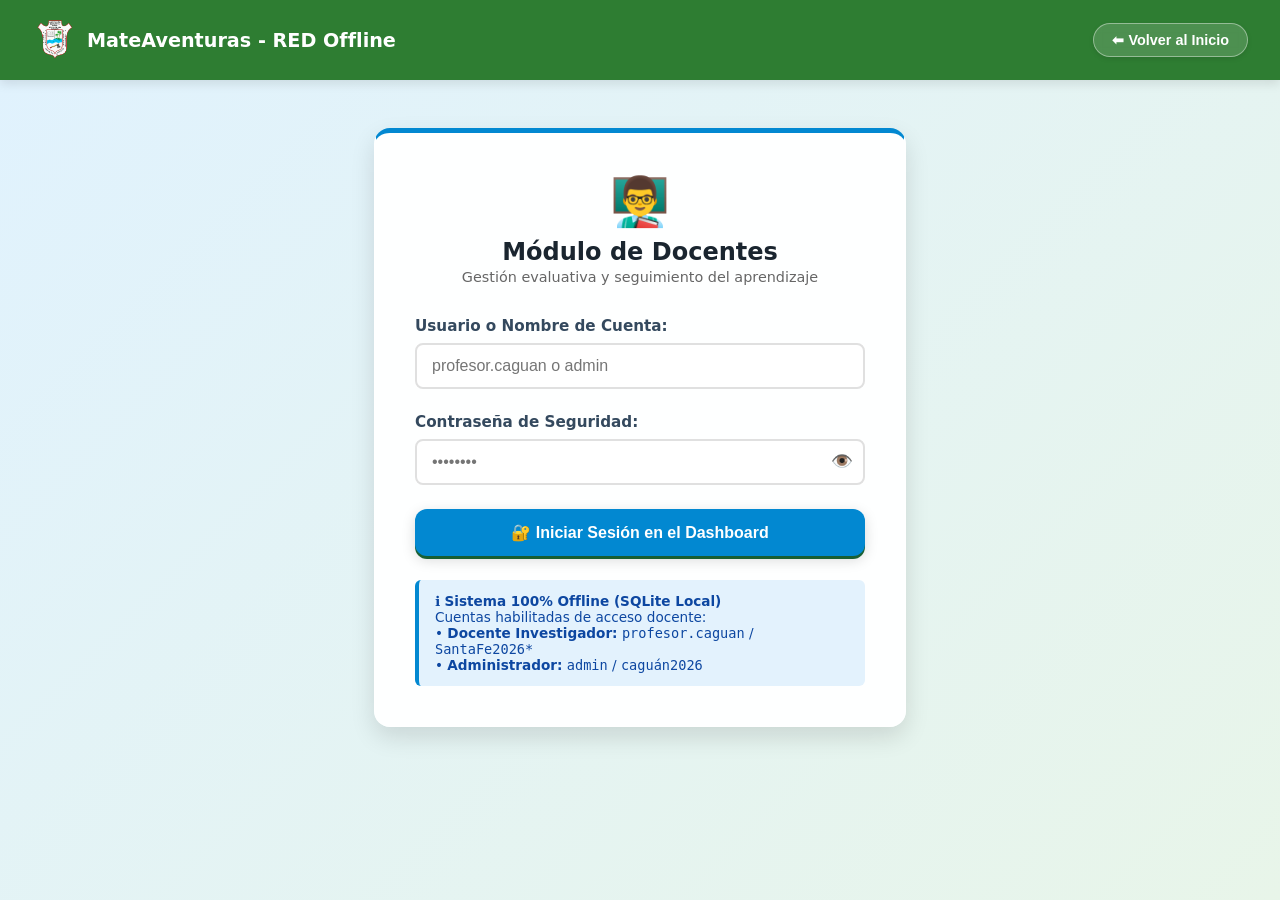
<file: login-docente.html>
<!DOCTYPE html>
<html lang="es">
<head>
    <meta charset="UTF-8">
    <meta name="viewport" content="width=device-width, initial-scale=1.0">
    <title>MateAventuras Offline - Acceso Docente</title>
    <link rel="stylesheet" href="css/main.css">
    <style>
        /* Estilos específicos para la tarjeta de Login Docente */
        .login-box {
            max-width: 450px;
            margin: 3rem auto;
            border-top: 5px solid var(--primary-blue);
        }

        .login-header {
            text-align: center;
            margin-bottom: 2rem;
        }

        .login-header h2 {
            margin: 0.5rem 0 0.2rem 0;
            color: #1a252f;
        }

        .login-header p {
            color: #666;
            font-size: 0.9rem;
            margin: 0;
        }

        .input-group {
            position: relative;
            margin-bottom: 1.5rem;
        }

        .input-group label {
            display: block;
            font-weight: 600;
            margin-bottom: 0.5rem;
            color: #34495e;
            font-size: 0.95rem;
        }

        .input-group input {
            width: 100%;
            padding: 12px 15px;
            border: 2px solid #e0e0e0;
            border-radius: 8px;
            font-size: 1rem;
            box-sizing: border-box;
            transition: border-color 0.3s ease;
        }

        .input-group input:focus {
            outline: none;
            border-color: var(--primary-blue);
        }

        .toggle-password {
            position: absolute;
            right: 12px;
            top: 38px;
            cursor: pointer;
            user-select: none;
            font-size: 1.1rem;
        }

        .info-offline-box {
            background-color: #e3f2fd;
            border-left: 4px solid var(--primary-blue);
            padding: 0.8rem 1rem;
            border-radius: 6px;
            font-size: 0.85rem;
            color: #0d47a1;
            margin-top: 1.5rem;
        }
    </style>
</head>
<body>

    <header class="app-navbar">
        <div style="display: flex; align-items: center; gap: 10px;">
            <img src="img/logo.png" width="45" height="48" alt="Logo" style="object-fit: contain;"/>
            <h2 style="margin: 0; font-size: 1.2rem;">MateAventuras - RED Offline</h2>
        </div>
        <a href="index.html" class="btn-secondary" style="text-decoration: none; font-size: 0.9rem;">
            ⬅ Volver al Inicio
        </a>
    </header>

    <main class="main-wrapper">
        
        <div class="glass-card login-box">
            
            <div class="login-header">
                <span style="font-size: 3rem;">👨‍🏫</span>
                <h2>Módulo de Docentes</h2>
                <p>Gestión evaluativa y seguimiento del aprendizaje</p>
            </div>

            <form id="form-docente-login" onsubmit="procesarLoginDocente(event)">
                
                <div class="input-group">
                    <label for="docente-user">Usuario o Nombre de Cuenta:</label>
                    <input type="text" id="docente-user" required placeholder="profesor.caguan o admin" autocomplete="username">
                </div>

                <div class="input-group">
                    <label for="docente-pass">Contraseña de Seguridad:</label>
                    <input type="password" id="docente-pass" required placeholder="••••••••" autocomplete="current-password">
                    <span class="toggle-password" onclick="toggleMostrarPassword()" title="Mostrar/Ocultar contraseña">👁️</span>
                </div>

                <button type="submit" class="btn-primary" style="width: 100%; background: var(--primary-blue); font-size: 1rem; padding: 14px;">
                    🔐 Iniciar Sesión en el Dashboard
                </button>
            </form>

            <div class="info-offline-box">
                ℹ️ <b>Sistema 100% Offline (SQLite Local)</b><br>
                Cuentas habilitadas de acceso docente:<br>
                • <b>Docente Investigador:</b> <code>profesor.caguan</code> / <code>SantaFe2026*</code><br>
                • <b>Administrador:</b> <code>admin</code> / <code>caguán2026</code>
            </div>

        </div>

    </main>

    <script src="js/sqlite-engine.js"></script>
    <script>
        // Función para visibilidad de contraseña
        function toggleMostrarPassword() {
            const passInput = document.getElementById('docente-pass');
            if (passInput.type === 'password') {
                passInput.type = 'text';
            } else {
                passInput.type = 'password';
            }
        }

        // Lógica de Autenticación
        function procesarLoginDocente(e) {
            e.preventDefault();
            const userVal = document.getElementById('docente-user').value.trim();
            const passVal = document.getElementById('docente-pass').value.trim();

            // Intenta verificar credenciales en SQLite (vía LocalStorage/sql.js)
            let autenticado = false;

            if (typeof DB_KEY !== 'undefined') {
                const data = JSON.parse(localStorage.getItem(DB_KEY) || '{}');
                if (data.docentes) {
                    const doc = data.docentes.find(d => d.user === userVal && d.pass === passVal);
                    if (doc) autenticado = true;
                }
            }

            // Validación de credenciales directas y normalizadas
            const passValNormalizada = passVal.normalize("NFD").replace(/[\u0300-\u036f]/g, "").toLowerCase();
            const esProfesorCaguan = (userVal.toLowerCase() === "profesor.caguan" && passVal === "SantaFe2026*");
            const esAdmin = (userVal.toLowerCase() === "admin" && (passVal === "caguán2026" || passValNormalizada === "caguan2026"));

            if (autenticado || esProfesorCaguan || esAdmin) {
                // Guarda la sesión en SessionStorage para persistencia activa
                sessionStorage.setItem('docente_logged', 'true');
                sessionStorage.setItem('docente_name', userVal.toLowerCase() === "profesor.caguan" ? "Profesor Investigador" : "Administrador");
                
                // Redirecciona al Dashboard Principal de Docentes
                window.location.href = 'docente-dashboard.html';
            } else {
                alert('⚠️ Credenciales incorrectas. Verifique el usuario o la contraseña e intente nuevamente.');
            }
        }
    </script>
</body>
</html>
</file>
<file: css/main.css>
/* =======================================================
   1. VARIABLES GLOBALES Y CONFIGURACIÓN BASE
   ======================================================= */
:root {
    --primary-green: #2e7d32;
    --primary-blue: #0288d1;
    --accent-orange: #ff6f00;
    --accent-red: #d32f2f;
    --bg-gradient: linear-gradient(135deg, #e0f2fe 0%, #e8f5e9 100%);
    --card-bg: rgba(255, 255, 255, 0.95);
    --shadow-lg: 0 10px 25px rgba(0,0,0,0.12);
    --shadow-sm: 0 4px 10px rgba(0,0,0,0.08);
    --radius: 16px;
}

body {
    font-family: 'Segoe UI', system-ui, -apple-system, sans-serif;
    background: var(--bg-gradient);
    min-height: 100vh;
    margin: 0;
    color: #2c3e50;
}

/* =======================================================
   2. UI LOGIN / PORTAL HEADER
   ======================================================= */
.app-navbar {
    background: var(--primary-green);
    color: white;
    padding: 1rem 2rem;
    display: flex;
    justify-content: space-between;
    align-items: center;
    box-shadow: 0 4px 10px rgba(0,0,0,0.1);
}

.main-wrapper {
    max-width: 1200px;
    margin: 2rem auto;
    padding: 0 1rem;
}

/* Tarjetas con Efecto Glassmorphism */
.glass-card {
    background: var(--card-bg);
    backdrop-filter: blur(10px);
    border-radius: var(--radius);
    padding: 2.5rem;
    box-shadow: var(--shadow-lg);
    border: 1px solid rgba(255,255,255,0.6);
    margin-bottom: 2rem;
}

/* =======================================================
   3. GAMIFICACIÓN: HUD, VIDAS, BARRAS DE PROGRESO
   ======================================================= */
.hud-container {
    display: flex;
    justify-content: space-between;
    align-items: center;
    background: #ffffff;
    padding: 0.9rem 1.6rem;
    border-radius: 50px;
    box-shadow: 0 4px 15px rgba(0,0,0,0.08);
    margin-bottom: 1.5rem;
    border: 2px solid #edf2f7;
    flex-wrap: wrap;
    gap: 12px;
}

@keyframes heartPulse {
    0% { transform: scale(1); }
    50% { transform: scale(1.18); }
    100% { transform: scale(1); }
}

.hearts-container { 
    font-size: 1.6rem; 
    color: #ef4444; 
    display: inline-flex;
    align-items: center;
    gap: 4px;
}

.heart-animated {
    display: inline-block;
    animation: heartPulse 1.6s infinite ease-in-out;
}

.progress-bar-wrap {
    flex: 1;
    min-width: 160px;
    background: #e2e8f0;
    height: 18px;
    border-radius: 20px;
    overflow: hidden;
    box-shadow: inset 0 2px 4px rgba(0,0,0,0.08);
    position: relative;
}

.progress-bar-fill {
    height: 100%;
    background: linear-gradient(90deg, #10b981, #06b6d4);
    width: 0%;
    transition: width 0.45s ease-out;
    border-radius: 20px;
}

/* Indicador de Racha (Streak) */
.hud-streak {
    background: linear-gradient(135deg, #fff7ed, #fef3c7);
    border: 1.5px solid #f59e0b;
    color: #b45309;
    padding: 4px 12px;
    border-radius: 20px;
    font-weight: 800;
    font-size: 0.9rem;
    display: flex;
    align-items: center;
    gap: 4px;
    box-shadow: 0 2px 6px rgba(245, 158, 11, 0.15);
}

/* Selector de Niveles (Gamificado) */
.level-grid {
    display: grid;
    grid-template-columns: repeat(auto-fit, minmax(280px, 1fr));
    gap: 1.5rem;
}

.level-card {
    background: white;
    border-radius: var(--radius);
    padding: 1.5rem;
    text-align: center;
    border: 3px solid transparent;
    transition: all 0.3s ease;
    cursor: pointer;
    box-shadow: 0 4px 8px rgba(0,0,0,0.05);
}

.level-card.basico { border-color: #4caf50; }
.level-card.intermedio { border-color: #ff9800; }
.level-card.dificil { border-color: #f44336; }

.level-card:hover { 
    transform: translateY(-8px); 
    box-shadow: var(--shadow-lg); 
}

/* =======================================================
   4. TARJETAS DE RESPUESTAS 2x2 GAMIFICADAS (DUOLINGO/KAHOOT STYLE)
   ======================================================= */
.options-grid-2x2 {
    display: grid;
    grid-template-columns: repeat(2, 1fr);
    gap: 16px;
    margin: 1.8rem 0;
}

@media (max-width: 680px) {
    .options-grid-2x2 {
        grid-template-columns: 1fr;
    }
}

.option-card-3d {
    background: #ffffff;
    border: 2.5px solid #e2e8f0;
    border-radius: 16px;
    padding: 16px 20px;
    display: flex;
    align-items: center;
    gap: 16px;
    cursor: pointer;
    text-align: left;
    position: relative;
    top: 0;
    box-shadow: 0 5px 0 #cbd5e1, 0 8px 15px rgba(0,0,0,0.06);
    transition: all 0.15s ease-in-out;
    user-select: none;
    outline: none;
    width: 100%;
    box-sizing: border-box;
}

.option-card-3d:hover:not(:disabled) {
    border-color: #3b82f6;
    background: #f8fafc;
    top: -3px;
    box-shadow: 0 8px 0 #93c5fd, 0 12px 20px rgba(59, 130, 246, 0.15);
}

.option-card-3d:active:not(:disabled) {
    top: 4px;
    box-shadow: 0 1px 0 #93c5fd, 0 3px 6px rgba(0,0,0,0.1);
}

.option-card-3d:disabled {
    cursor: not-allowed;
    opacity: 0.9;
}

/* Distintivos de Letra A, B, C, D */
.option-letter-badge {
    width: 44px;
    height: 44px;
    border-radius: 12px;
    display: flex;
    align-items: center;
    justify-content: center;
    font-weight: 900;
    font-size: 1.25rem;
    color: white;
    flex-shrink: 0;
    box-shadow: 0 3px 6px rgba(0,0,0,0.15);
    transition: transform 0.2s ease;
}

.option-card-3d:nth-child(1) .option-letter-badge { background: linear-gradient(135deg, #ef4444, #dc2626); }
.option-card-3d:nth-child(2) .option-letter-badge { background: linear-gradient(135deg, #3b82f6, #2563eb); }
.option-card-3d:nth-child(3) .option-letter-badge { background: linear-gradient(135deg, #10b981, #059669); }
.option-card-3d:nth-child(4) .option-letter-badge { background: linear-gradient(135deg, #f59e0b, #d97706); }

.option-text-content {
    font-size: 1.2rem;
    font-weight: 700;
    color: #1e293b;
    word-break: break-word;
    flex: 1;
}

/* Estados de selección y feedback */
.option-card-3d.selected-correct {
    border-color: #10b981 !important;
    background: #ecfdf5 !important;
    box-shadow: 0 4px 0 #059669, 0 8px 16px rgba(16, 185, 129, 0.2) !important;
}

.option-card-3d.selected-incorrect {
    border-color: #ef4444 !important;
    background: #fef2f2 !important;
    box-shadow: 0 4px 0 #b91c1c, 0 8px 16px rgba(239, 68, 68, 0.2) !important;
}

/* Compatibilidad para elementos con clases anteriores */
.options-container {
    display: grid;
    grid-template-columns: repeat(2, 1fr);
    gap: 16px;
    margin: 1.8rem 0;
}
@media (max-width: 680px) {
    .options-container { grid-template-columns: 1fr; }
}

/* Botón "Salir al Menú" en Cuadro Redondeado */
.btn-exit-menu {
    background: linear-gradient(135deg, #ff6f00, #ff8f00);
    color: white;
    border: none;
    padding: 10px 22px;
    border-radius: 25px; /* Bordes suaves/redondeados */
    font-size: 0.95rem;
    font-weight: bold;
    cursor: pointer;
    box-shadow: 0 4px 10px rgba(255, 111, 0, 0.3);
    transition: all 0.3s ease;
    display: inline-flex;
    align-items: center;
    gap: 8px;
}

.btn-exit-menu:hover {
    background: linear-gradient(135deg, #e65100, #ff6f00);
    transform: translateY(-2px);
    box-shadow: 0 6px 14px rgba(255, 111, 0, 0.4);
}

/* =======================================================
   5. RETROALIMENTACIÓN Y ESTADOS DE JUEGO
   ======================================================= */
.feedback-box {
    padding: 1.2rem;
    border-radius: 12px;
    margin-top: 1rem;
    font-weight: 600;
    animation: fadeIn 0.3s ease;
}

.feedback-box.correct { 
    background: #e8f5e9; 
    color: #2e7d32; 
    border: 2px solid #a5d6a7; 
}

.feedback-box.incorrect { 
    background: #ffebee; 
    color: #c62828; 
    border: 2px solid #ef9a9a; 
}

/* Ocultar elementos dinámicos en JS */
.hidden {
    display: none !important;
}

/* =======================================================
   6. DASHBOARD DOCENTE Y ANIMACIONES
   ======================================================= */
.stats-summary {
    display: grid;
    grid-template-columns: repeat(auto-fit, minmax(200px, 1fr));
    gap: 1rem;
    margin-bottom: 2rem;
}

.stat-box {
    background: white;
    padding: 1.5rem;
    border-radius: 12px;
    text-align: center;
    box-shadow: 0 2px 8px rgba(0,0,0,0.06);
}

.stat-number { 
    font-size: 2.2rem; 
    font-weight: bold; 
    color: var(--primary-blue); 
}

@keyframes fadeIn { 
    from { 
        opacity: 0; 
        transform: translateY(10px); 
    } 
    to { 
        opacity: 1; 
        transform: translateY(0); 
    } 
}

/* Estilo base interactivo del botón */
.btn-desafio-interactivo {
    width: 100%;
    margin-top: 1rem;
    padding: 14px 28px;
    
    /* Forma y Bordes */
    border: none;
    border-radius: 50px; /* Forma de píldora/ovalada, muy moderna */
    
    /* Colores y Tipografía */
    background: linear-gradient(135deg, #2ecc71 0%, #27ae60 100%); /* Degradado verde vibrante */
    color: #ffffff; /* Texto blanco de alto contraste */
    font-family: 'Poppins', 'Segoe UI', sans-serif;
    font-size: 1.1rem;
    font-weight: 800;
    letter-spacing: 0.5px;
    text-transform: uppercase;
    
    /* Sombras para dar efecto 3D */
    box-shadow: 0 6px 0px #1e8449, 0 10px 15px rgba(0, 0, 0, 0.2);
    
    /* Cursor e Interacción */
    cursor: pointer;
    position: relative;
    top: 0;
    transition: all 0.15s ease-in-out;
    display: flex;
    align-items: center;
    justify-content: center;
    gap: 8px;
}

/* Efecto al pasar el mouse por encima (Hover) */
.btn-desafio-interactivo:hover {
    background: linear-gradient(135deg, #32db7d 0%, #2ecc71 100%);
    color: #ffffff;
    top: -2px; /* Se eleva un poco */
    box-shadow: 0 8px 0px #1e8449, 0 12px 20px rgba(0, 0, 0, 0.25);
}

/* Animación del icono al pasar el mouse */
.btn-desafio-interactivo:hover span {
    transform: scale(1.2) rotate(-10deg);
    transition: transform 0.2s ease;
}

/* Efecto al hacer clic (Press/Active) */
.btn-desafio-interactivo:active {
    top: 4px; /* Simula hundirse como un botón real */
    box-shadow: 0 2px 0px #1e8449, 0 4px 6px rgba(0, 0, 0, 0.2);
}

/* --- Botón Secundario (Cambiar Estudiante / Rol) --- */
.btn-secondary {
    display: inline-flex;
    align-items: center;
    justify-content: center;
    gap: 8px;
    
    /* Espaciado y Tamaño */
    padding: 8px 18px;
    font-size: 0.9rem;
    font-weight: 600;
    font-family: 'Poppins', 'Segoe UI', sans-serif;
    text-decoration: none;
    
    /* Forma y Bordes */
    border-radius: 20px;
    border: 1.5px solid rgba(255, 255, 255, 0.4);
    
    /* Colores (Estilo Vidrio / Semi-transparente ideal para barras de navegación) */
    background: rgba(255, 255, 255, 0.15);
    color: #ffffff; /* Ajusta a #2c3e50 si tu fondo de header es claro */
    backdrop-filter: blur(5px);
    
    /* Animación e Interactividad */
    cursor: pointer;
    position: relative;
    top: 0;
    transition: all 0.25s ease;
    box-shadow: 0 2px 5px rgba(0, 0, 0, 0.1);
}


.btn-primary {
  /* Tamaño y Ancho */
  width: 100%;
  padding: 14px 24px;
  font-size: 1.1rem;
  font-weight: 700;
  
  /* Colores y Texto */
  color: #ffffff; /* Texto blanco para resaltar sobre el fondo verde */
  background: var(--primary-green, #2ec4b6); /* Si la variable no existe, usa un verde vibrante */
  
  /* Bordes y Formas */
  border: none;
  border-radius: 12px; /* Bordes redondeados modernos */
  
  /* Sombras y Efecto 3D / Gamer */
  box-shadow: 0 4px 14px rgba(0, 0, 0, 0.15), 0 3px 0 #1b6838; /* Sombra de relieve inferior */
  cursor: pointer;
  
  /* Transición fluida */
  transition: all 0.2s ease-in-out;
  display: flex;
  align-items: center;
  justify-content: center;
  gap: 8px; /* Espacio entre el icono y el texto */
}

/* Efecto Hover (Al pasar el mouse) */
.btn-primary:hover {
  filter: brightness(1.1); /* Aumenta el brillo */
  transform: translateY(-2px); /* Eleva ligeramente el botón */
  box-shadow: 0 6px 20px rgba(0, 0, 0, 0.2), 0 4px 0 #1b6838;
}

/* Efecto Active (Al hacer clic) */
.btn-primary:active {
  transform: translateY(2px); /* Simula la pulsación del botón */
  box-shadow: 0 2px 5px rgba(0, 0, 0, 0.2), 0 1px 0 #1b6838;
}





/* Animación de la flecha/icono */
.btn-secondary .btn-icon {
    transition: transform 0.2s ease;
    display: inline-block;
}

/* Efecto al pasar el mouse por encima (Hover) */
.btn-secondary:hover {
    background: rgba(255, 255, 255, 0.3);
    border-color: rgba(255, 255, 255, 0.8);
    color: #e6e6e6;
    top: -2px; /* Se eleva suavemente */
    box-shadow: 0 4px 10px rgba(0, 0, 0, 0.15);
}

/* La flecha retrocede levemente al pasar el cursor */
.btn-secondary:hover .btn-icon {
    transform: translateX(-3px);
}

/* Efecto al presionar (Click) */
.btn-secondary:active {
    top: 1px;
    box-shadow: 0 1px 3px rgba(0, 0, 0, 0.1);
}


/* Estilos principales del Footer */
.footer-sitio {
  background-color: #1e293b; /* Color de fondo oscuro */
  color: #f8fafc;            /* Texto claro */
  //padding: 40px 20px 20px;
  padding: 15px 20px;
  font-family: Arial, sans-serif;
}

/* Distribución en columnas */
.contenedor-footer {
  max-width: 1200px;
  margin: 0 auto;
  display: flex;
  flex-wrap: wrap;
  justify-content: space-between;
  gap: 20px;
}

.columna-creador, 
.columna-redes {
  flex: 1 1 250px; /* Responsivo: se adapta a pantallas pequeñas */
}

/* Estilos de títulos y enlaces */
.footer-sitio h3 {
  margin-top: 0;
  color: #38bdf8;
}

.footer-sitio a {
  color: #38bdf8;
  text-decoration: none;
}

.footer-sitio a:hover {
  text-decoration: underline;
}

.columna-redes ul {
  list-style: none;
  padding: 0;
}

.columna-redes li {
  margin-bottom: 8px;
}

/* Sección inferior de copyright */
.copyright {
  text-align: center;
  margin-top: 30px;
  padding-top: 15px;
  border-top: 1px solid #334155;
  font-size: 0.85rem;
  color: #94a3b8;
}
</file>
